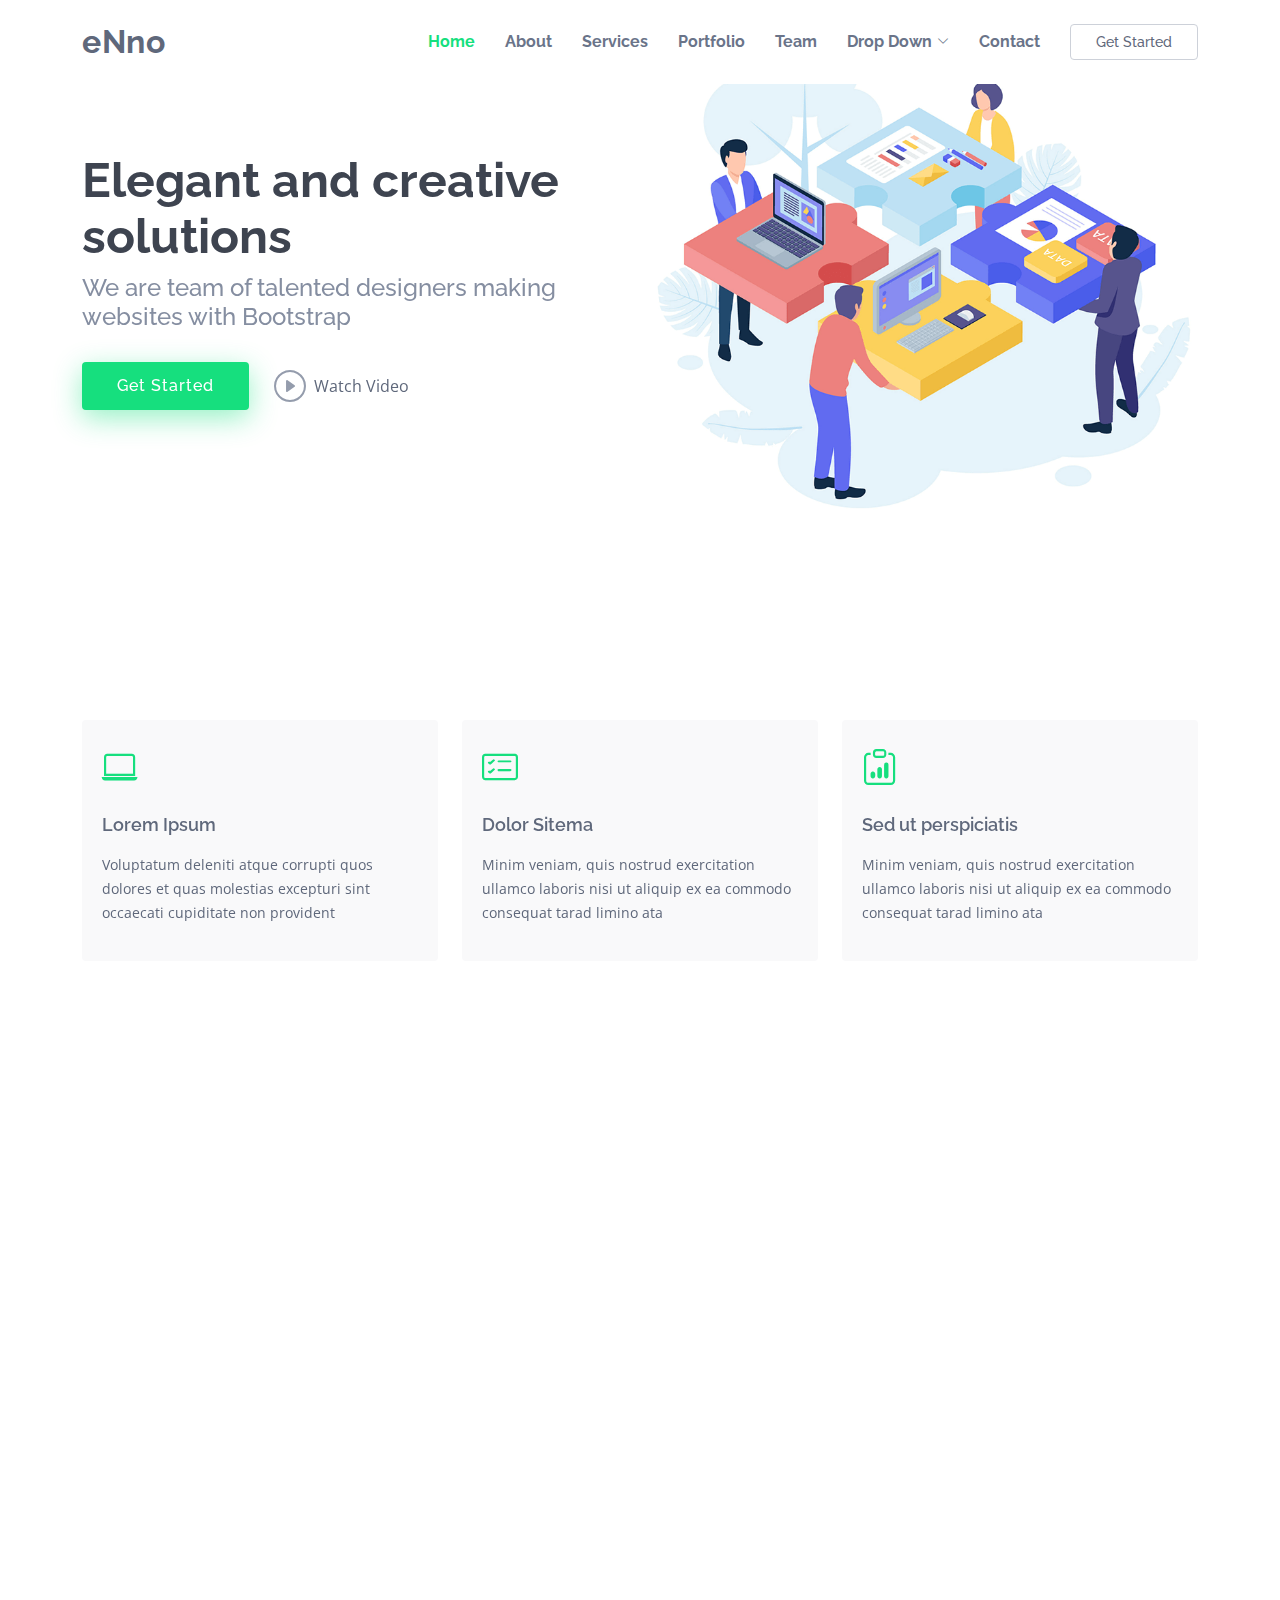
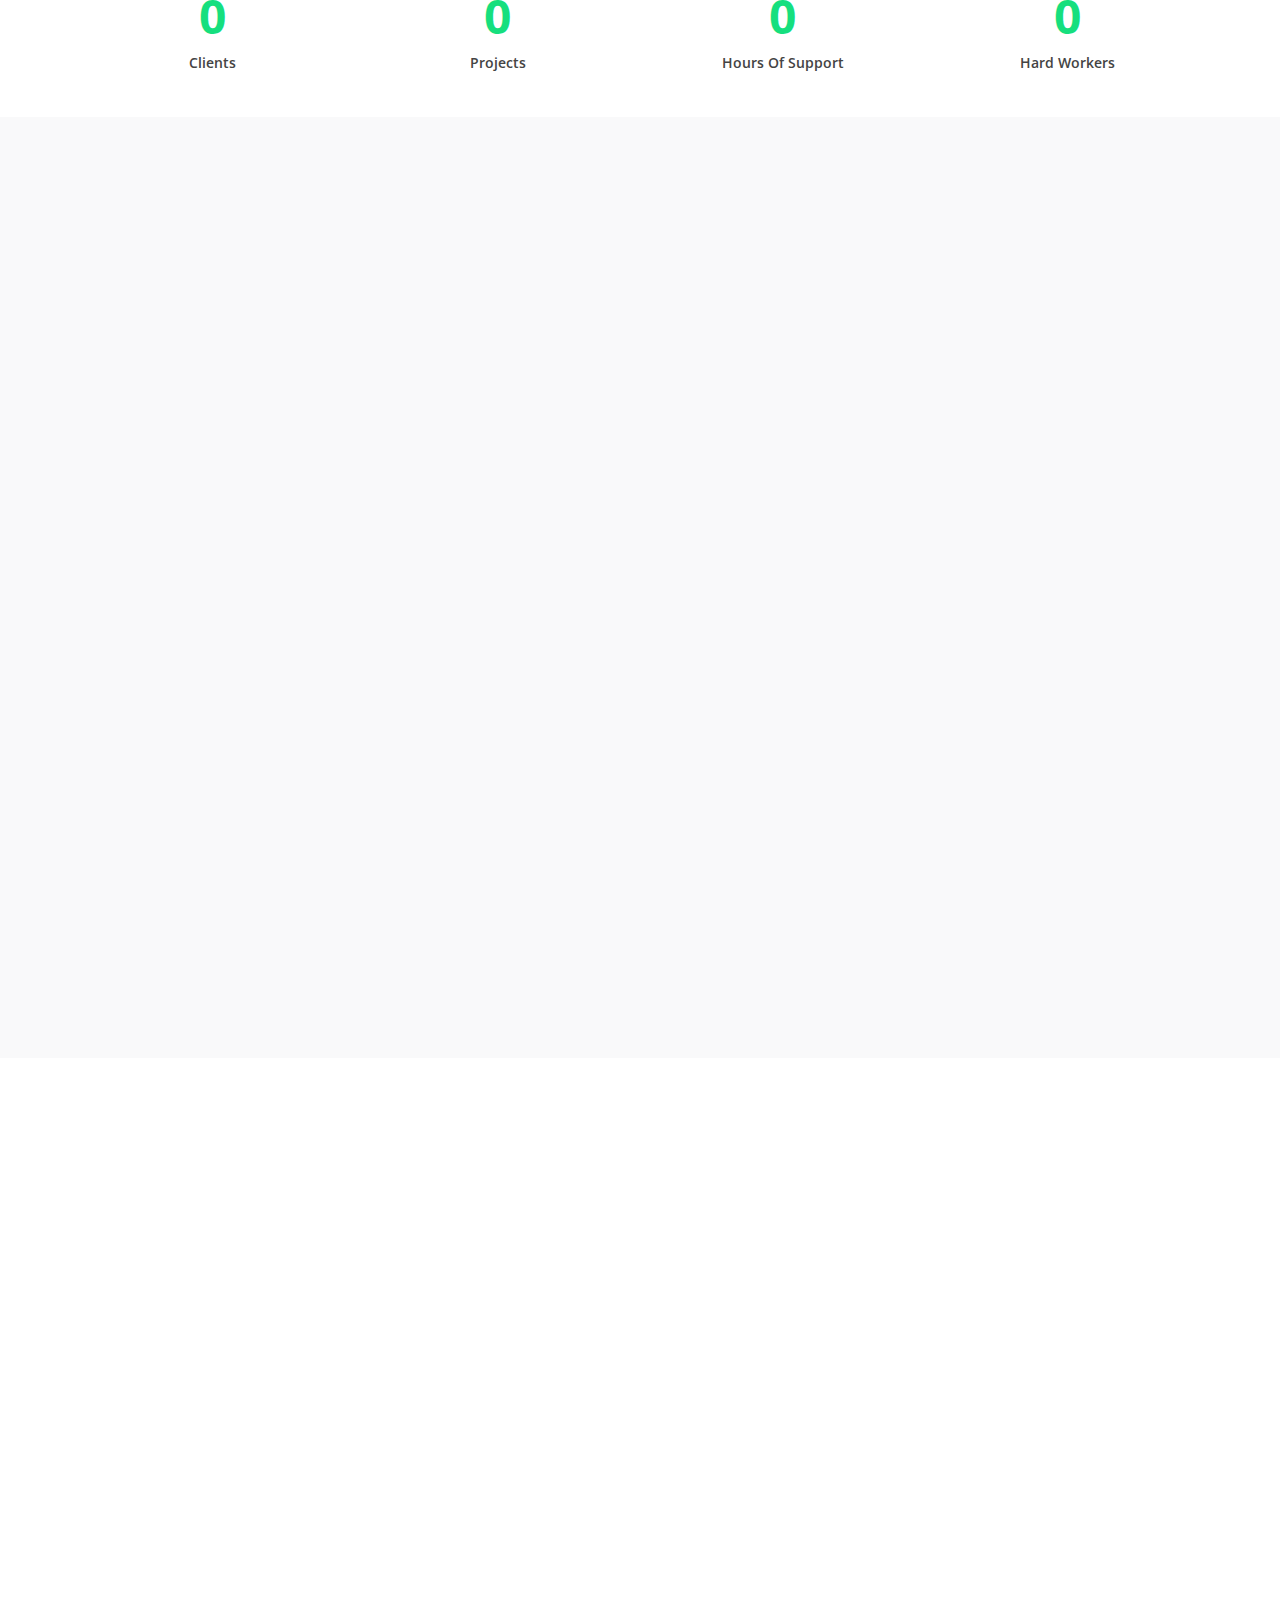
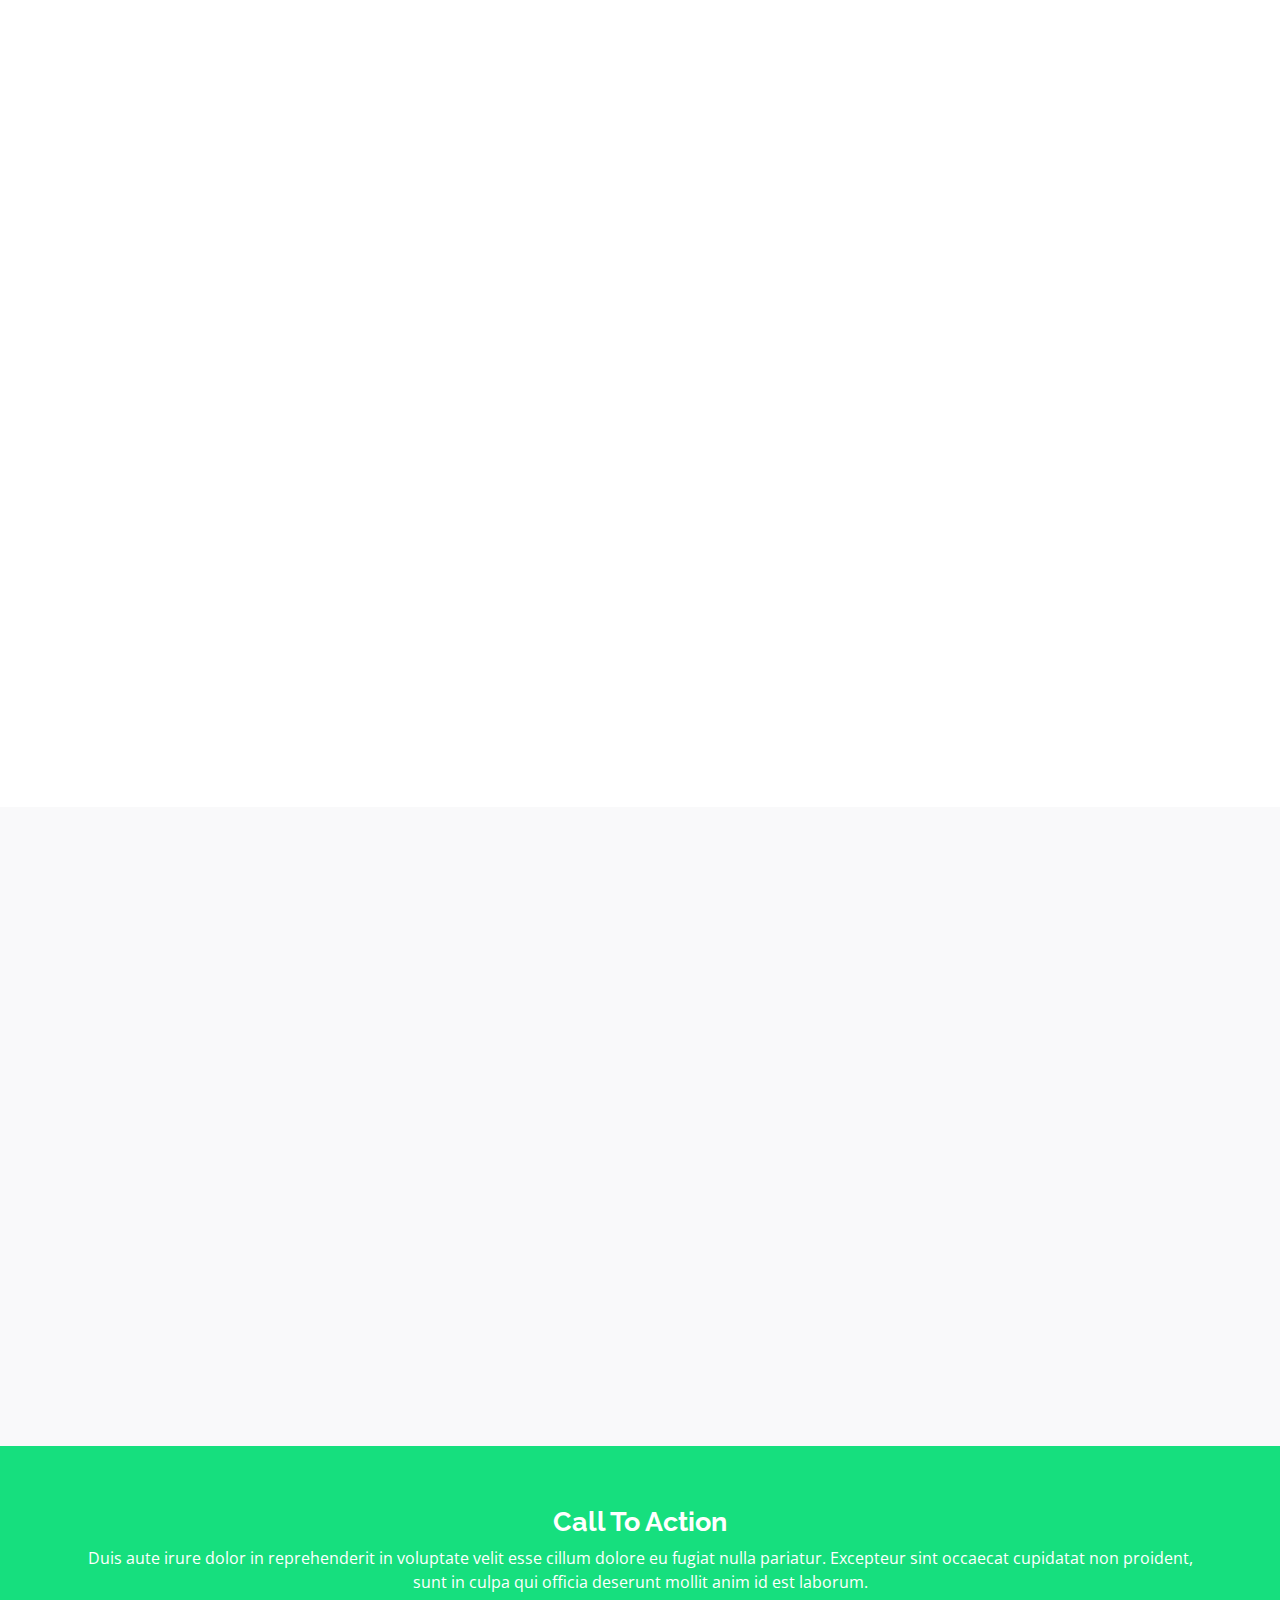
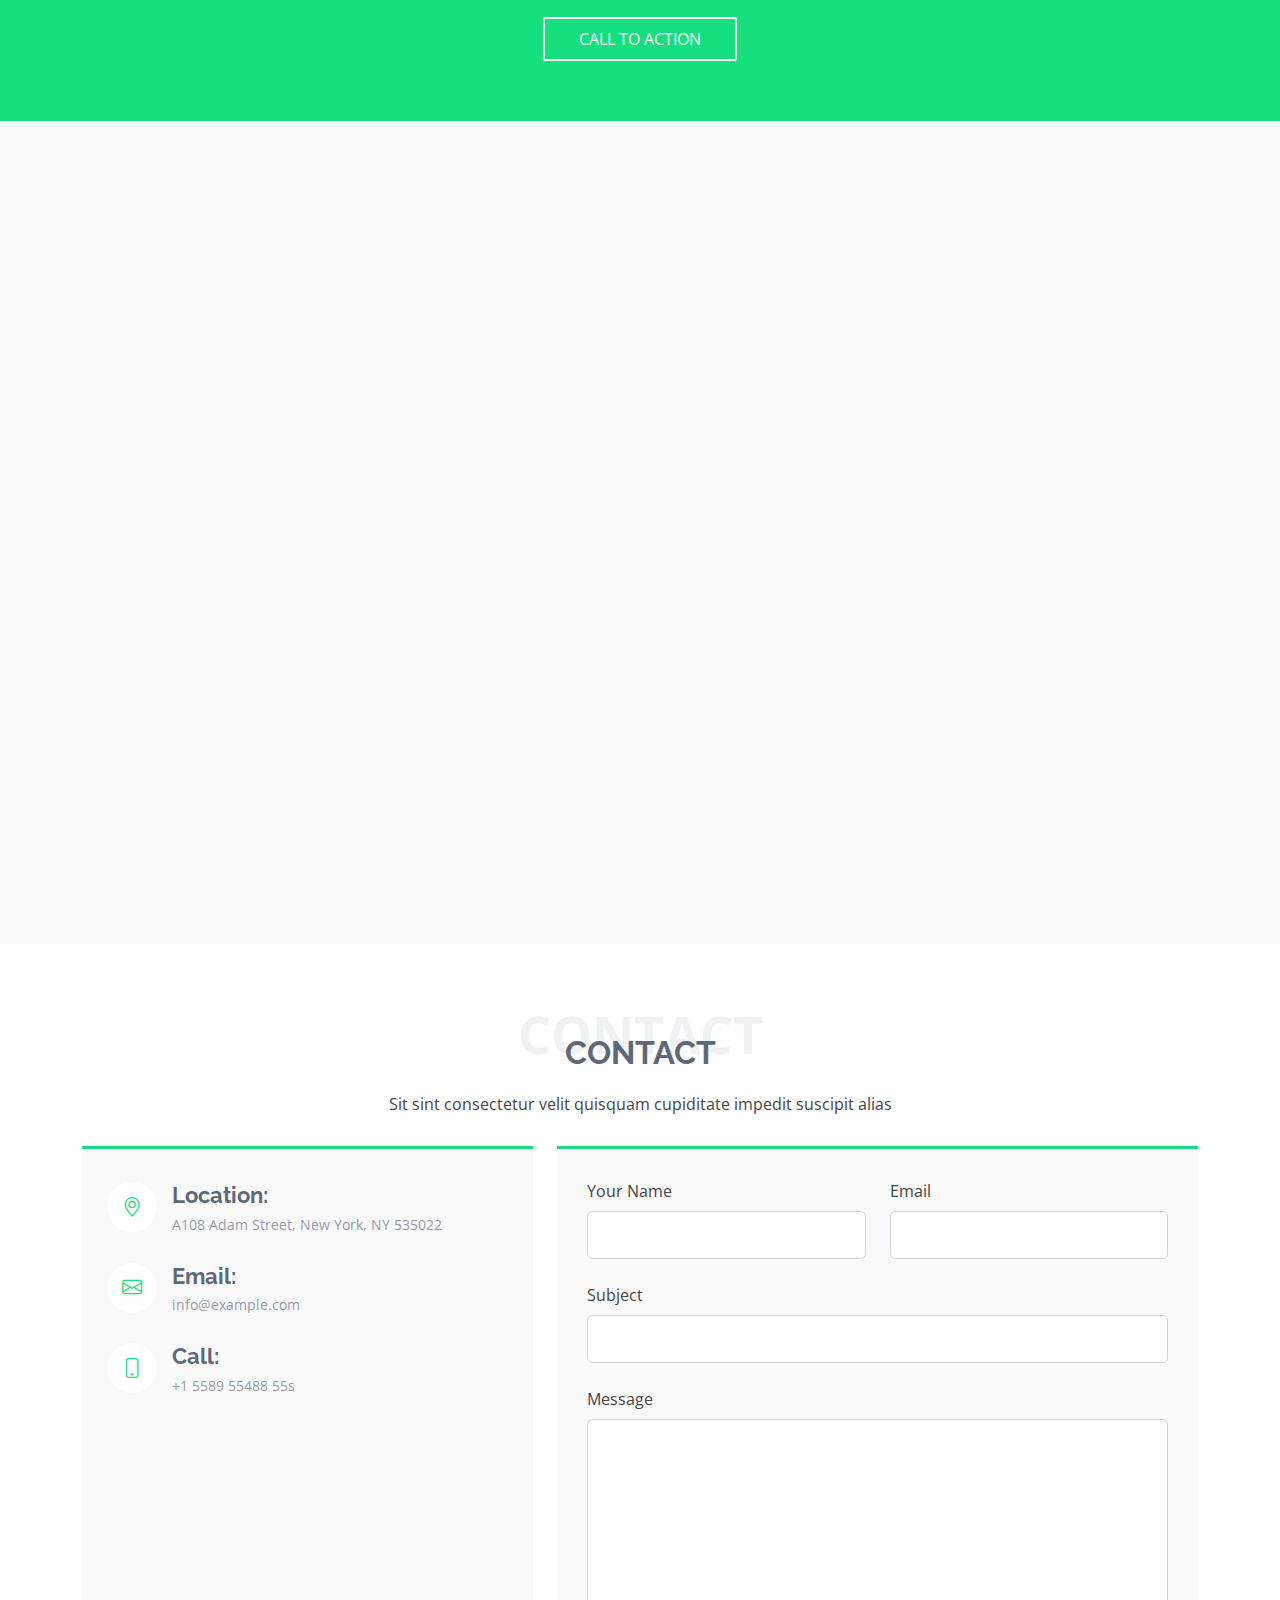
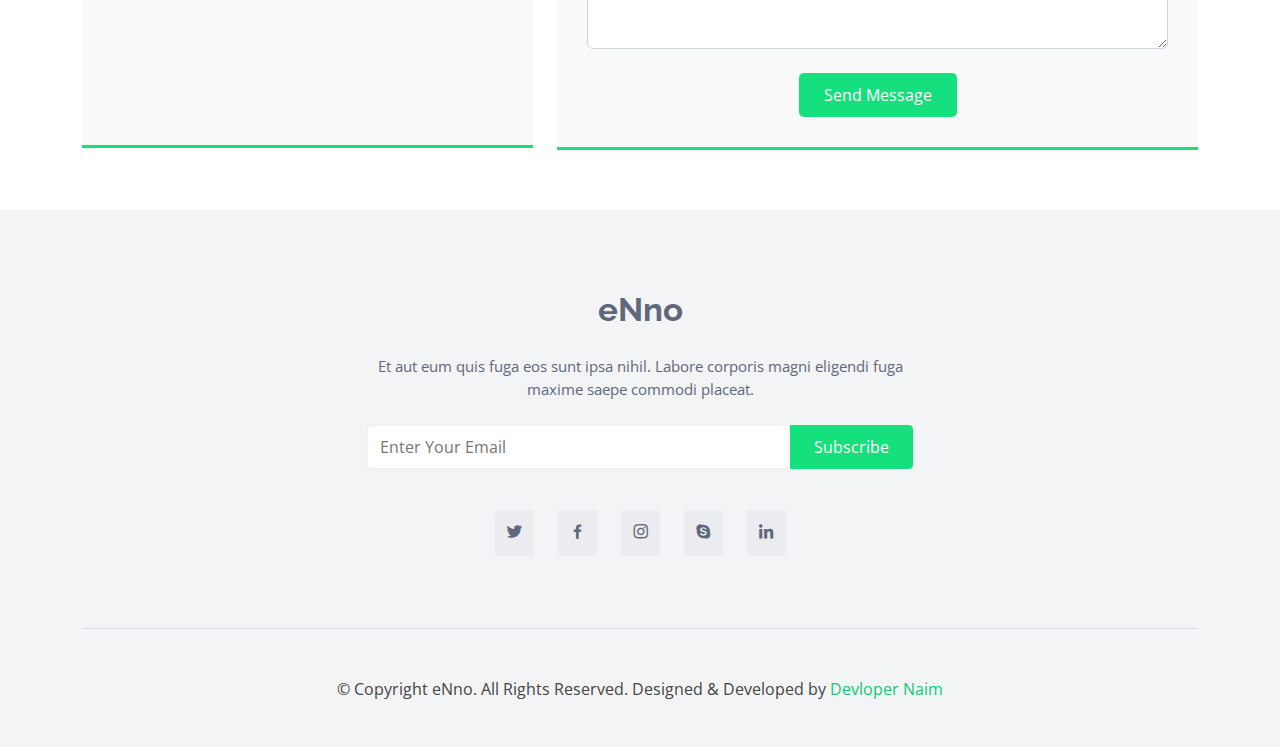
<file: index.html>
<!doctype html>
<html lang="en">
  <head>
    <!-- Required meta tags -->
    <meta charset="utf-8">
    <meta name="viewport" content="width=device-width, initial-scale=1">

    <!-- Bootstrap CSS -->
    <link rel="stylesheet" href="https://stackpath.bootstrapcdn.com/bootstrap/5.0.0-alpha1/css/bootstrap.min.css" integrity="sha384-r4NyP46KrjDleawBgD5tp8Y7UzmLA05oM1iAEQ17CSuDqnUK2+k9luXQOfXJCJ4I" crossorigin="anonymous">

    <title>enNo Bootstrap Template-index</title>
     <!-- Favicons -->
  <link href="assets/img/favicon.png" rel="icon">
  <link href="assets/img/apple-touch-icon.png" rel="apple-touch-icon">

  <!-- Google Fonts -->
  <link href="https://fonts.googleapis.com/css?family=Open+Sans:300,300i,400,400i,600,600i,700,700i|Raleway:300,300i,400,400i,500,500i,600,600i,700,700i|Poppins:300,300i,400,400i,500,500i,600,600i,700,700i" rel="stylesheet">

  <!-- Vendor CSS Files -->
  <link rel="stylesheet" href="assets/vendor/animate.css/animate.min.css">
  <link rel="stylesheet" href="assets/vendor/aos/aos.css">
  <link href="assets/vendor/bootstrap/css/bootstrap.min.css" rel="stylesheet">
  <link href="assets/vendor/bootstrap-icons/bootstrap-icons.css" rel="stylesheet">
  <link href="assets/vendor/boxicons/css/boxicons.min.css" rel="stylesheet">
  <link href="assets/vendor/glightbox/css/glightbox.min.css" rel="stylesheet">
  <link href="assets/vendor/swiper/swiper-bundle.min.css" rel="stylesheet">
<!-- responsive css file link -->
    <link rel="stylesheet" href="css/responsive.css">
  <!-- Main css file link -->
  <link rel="stylesheet" href="css/style.css">
  </head>
  <body>
    
    <header id="header" class="fixed-top">
      <div class="container d-flex justify-content-between align-items-center">
        <h1 class="logo"><a href="index.html">eNno</a></h1>
        <nav class="navbar" id="navbar">
          <ul>
            <li><a class="nav-link scrollto active" href="#hero">Home</a></li>
            <li><a class="nav-link scrollto " href="#about">About</a></li>
            <li><a class="nav-link scrollto " href="#services">Services</a></li>
            <li><a class="nav-link scrollto " href="#portfolio">Portfolio</a></li>
            <li><a class="nav-link scrollto " href="#team">Team</a></li>
            <li class="dropdown"><a href="#"><span>Drop Down</span> <i class="bi bi-chevron-down"></i></a>
              <ul>
                <li><a href="#">Drop Down 1</a></li>
                <li class="dropdown"><a href="#"><span>Deep Drop Down</span> <i class="bi bi-chevron-right"></i> </a>
                  <ul>
                    <li><a href="#">Deep Drop Down 1</a></li>
                    <li><a href="#">Deep Drop Down 2</a></li>
                    <li><a href="#">Deep Drop Down 3</a></li>
                    <li><a href="#">Deep Drop Down 4</a></li>
                  </ul>
                </li>
                <li><a href="#">Drop Down 2</a></li>
                <li><a href="#">Drop Down 3</a></li>
                <li><a href="#">Drop Down 4</a></li>
              </ul>
            </li>
            <li><a class="nav-link scrollto " href="#contact">Contact</a></li>
            <li><a class="getstarted scrollto " href="#">Get Started</a></li>
          </ul>
          <i class="bi bi-list mobile-nav-toggle"></i>
        </nav>
    </div>
 </header>
 <!-- ===== End Header Section ============ -->

 <!-- ===== Start Hero Section ============ -->
 <section class="hero" id="hero">
  <div class="container">
    <div class="row">
      <div class="col-lg-6 py-5 order-2 order-lg-1" data-aos="zoom-in"  data-aos-delay="100">
        <div class="hero-left">
          <h1>Elegant and creative solutions</h1>
          <h2>We are team of talented designers making websites with Bootstrap</h2>
          <div class="d-flex"> 
            <a class="btn-getstarted scrollto" href="#about">Get Started</a>
            <a class="glightbox btn-watch-video" href="video/Akcent_-_I_m_Sorry_(_Lyrics_)(240P).mp4"><i class="bi bi-play-circle"></i><span>Watch Video</span></a>
          </div>
        </div>
      </div>
      <div class="col-lg-6 order-1 order-lg-2">
        <div class="hero-right-image">
          <img class="img-fluid animated" src="assets/img/hero-img.png" alt="Hero image">
        </div>
      </div>
    </div>
  </div>
 </section>
 <!-- ===== End Hero Section ============ -->

 <main id="main">
  <!-- ===== Featured Section Start Here -->
 <section class="featured-section">
  <div class="container" data-aos="zoom-in" data-aos-delay="100">
    <div class="row">
      <div class="col-lg-4 col-md-6 mt-sm-4 mt-lg-0">
        <div class="featured-item">
          <div class="icon"><i class="bi bi-laptop"></i></div>
          <h4 class="title"><a href="#">Lorem Ipsum</a></h4>
          <p class="description">Voluptatum deleniti atque corrupti quos dolores et quas molestias excepturi sint occaecati cupiditate non provident</p>
        </div>
      </div>
      <div class="col-lg-4 col-md-6 mt-sm-4 mt-lg-0">
        <div class="featured-item">
          <div class="icon"><i class="bi bi-card-checklist"></i></div>
          <h4 class="title"><a href="#">Dolor Sitema</a></h4>
          <p class="description">Minim veniam, quis nostrud exercitation ullamco laboris nisi ut aliquip ex ea commodo consequat tarad limino ata</p>
        </div>
      </div>
      <div class="col-lg-4 col-md-6 mt-sm-4 mt-lg-0">
        <div class="featured-item">
          <div class="icon"><i class="bi bi-clipboard-data"></i></div>
          <h4 class="title"><a href="#">Sed ut perspiciatis</a></h4>
          <p class="description">Minim veniam, quis nostrud exercitation ullamco laboris nisi ut aliquip ex ea commodo consequat tarad limino ata</p>
        </div>
      </div>
    </div>
  </div>
 </section>
 <!-- ===== Featured Section End Here -->
 <!-- ====== About Section Start Here==== -->
 <section class="about-section" id="about">
  <div class="container" data-aos="fadef-up">
    <div class="row">
      <div class="col-lg-6" data-aos="fade-right">
        <div class="about-image"><img class="img-fluid" src="assets/img/about.png" alt="about image"></div>
      </div>
      <div class="col-lg-6 mt-md-5 mt-sm-5 mt-lg-0" data-aos="fade-left">
        <div class="about-right">
          <h3>Voluptatem dignissimos provident quasi corporis voluptates</h3>
          <p class="fst-italic">Lorem ipsum dolor sit amet, consectetur adipiscing elit, sed do eiusmod tempor incididunt ut labore et dolore magna aliqua.</p>
          <ul>
            <li><i class="bi bi-check-circle"></i> Ullamco laboris nisi ut aliquip ex ea commodo consequat</li>
            <li><i class="bi bi-check-circle"></i> Duis aute irure dolor in reprehenderit in voluptate velit</li>
            <li><i class="bi bi-check-circle"></i>  Ullamco laboris nisi ut aliquip ex ea commodo consequat. Duis aute irure dolor in reprehenderit in voluptate trideta storacalaperda</li>
            <li>Ullamco laboris nisi ut aliquip ex ea commodo consequat. Duis aute irure dolor in reprehenderit in voluptate velit esse cillum dolore eu fugiat nulla pariatur.</li>
            
          </ul>
        </div>
      </div>
    </div>
  </div>
 </section>
 <!-- ====== About Section Ends Here==== -->

 <!-- ====== Counter Section Start Here ====-->
 <section class="counter-section py-4">
  <div class="container">
    <div class="row text-center">
      <div class="col-lg-3 col-md-6">
        <div class="counter-item">
          <span class="purecounter" data-purecounter-start="0" data-purecounter-end="232" data-purecounter-duration="1"></span>
          <p>Clients</p>
        </div>
      </div>
      <div class="col-lg-3 col-md-6">
        <div class="counter-item">
          <span class="purecounter" data-purecounter-start="0" data-purecounter-end="521" data-purecounter-duration="1"></span>
          <p>Projects</p>
        </div>
      </div>
      <div class="col-lg-3 col-md-6">
        <div class="counter-item">
          <span class="purecounter" data-purecounter-start="0" data-purecounter-end="1463" data-purecounter-duration="1"></span>
          <p>Hours Of Support</p>
        </div>
      </div>
      <div class="col-lg-3 col-md-6">
        <div class="counter-item">
          <span class="purecounter" data-purecounter-start="0" data-purecounter-end="15" data-purecounter-duration="1"></span>
          <p>Hard Workers</p>
        </div>
      </div>
    </div>
  </div>
 </section>
 <!-- ====== Counter Section Start Here ====-->

 <!-- ====== Services Section Start Here ===== -->
 <section class="service-section section-bg" id="services">
  <div class="container" data-aos="fade-up" data-aos-delay="100">
    <div class="section-title">
      <span>services</span>
      <h2>services</h2>
      <p>Sit sint consectetur velit quisquam cupiditate impedit suscipit alias</p>
    </div>
    <div class="row" data-aos="zoom-in" data-aos-delay="100">
      <div class="col-lg-4 col-md-6">
        <div class="service-item">
          <div class="icon"><i class="bx bxl-dribbble"></i></div>
          <h4><a href="#">Lorem Ipsum</a></h4>
          <p>Voluptatum deleniti atque corrupti quos dolores et quas molestias excepturi</p>
        </div>
      </div>
      <div class="col-lg-4 col-md-6 mt-sm-4 mt-md-0 mt-lg-0">
        <div class="service-item">
          <div class="icon"><i class="bx bx-file"></i></div>
          <h4><a href="#">Sed ut perspiciatis</a></h4>
          <p>Duis aute irure dolor in reprehenderit in voluptate velit esse cillum dolore</p>
        </div>
      </div>
      <div class="col-lg-4 col-md-6 mt-sm-4 mt-lg-0">
        <div class="service-item">
          <div class="icon"><i class="bx bx-tachometer"></i></div>
          <h4><a href="#">Magni Dolores</a></h4>
          <p>Excepteur sint occaecat cupidatat non proident, sunt in culpa qui officia</p>
        </div>
      </div>
      <div class="col-lg-4 col-md-6 mt-4">
        <div class="service-item">
          <div class="icon"><i class="bx bx-world"></i></div>
          <h4><a href="#">Nemo Enim</a></h4>
          <p>At vero eos et accusamus et iusto odio dignissimos ducimus qui blanditiis</p>
        </div>
      </div>
      <div class="col-lg-4 col-md-6 mt-4">
        <div class="service-item">
          <div class="icon"><i class="bx bx-slideshow"></i></i></div>
          <h4><a href="#">Dele cardo</a></h4>
          <p>Quis consequatur saepe eligendi voluptatem consequatur dolor consequuntur</p>
        </div>
      </div>
      <div class="col-lg-4 col-md-6 mt-4">
        <div class="service-item">
          <div class="icon"><i class="bx bx-arch"></i></div>
          <h4><a href="#">Divera don</a></h4>
          <p>Modi nostrum vel laborum. Porro fugit error sit minus sapiente sit aspernatur</p>
        </div>
      </div>
    </div>
  </div>
 </section>
 <!-- ====== Services Section Ends Here ===== -->

 <!-- ======= Portfolio Section Start here ===== -->
 <section class="portfolio-section" id="portfolio">
  <div class="container" data-aos="fade-up" data-aos-delay="100">
    <div class="section-title">
      <span>PORTFOLIO</span>
      <h2>PORTFOLIO</h2>
      <p>Sit sint consectetur velit quisquam cupiditate impedit suscipit alias</p>
    </div>
    <div class="row">
      <div class="col-lg-4"></div>
      <div class="col-lg-4 sm-center">
        <ul class="nav nav-pills mb-3" id="pills-tab" role="tablist">
          <li class="nav-item">
            <a class="nav-link active" id="pills-all-tab" data-toggle="pill" href="#pills-all" role="tab" aria-controls="pills-all" aria-selected="true">ALL</a>
          </li>
          <li class="nav-item">
            <a class="nav-link" id="pills-app-tab" data-toggle="pill" href="#pills-app" role="tab" aria-controls="pills-app" aria-selected="false">APP</a>
          </li>
          <li class="nav-item">
            <a class="nav-link" id="pills-card-tab" data-toggle="pill" href="#pills-card" role="tab" aria-controls="pills-card" aria-selected="false">CARD</a>
          </li>
          <li class="nav-item">
            <a class="nav-link" id="pills-web-tab" data-toggle="pill" href="#pills-web" role="tab" aria-controls="pills-web" aria-selected="false">WEB</a>
          </li>
        </ul>
      </div>
      <div class="col-lg-4"></div>
      <!-- tabs item -->
      <div class="row">
        <div class="col-lg-12">
          <div class="tab-content" id="pills-tabContent">

            <div class="tab-pane fade show active" id="pills-all" role="tabpanel" aria-labelledby="pills-all-tab">

              <div class="portfolio-item-tabs" data-aos="zoom-in">
                <div class="row">
                  <div class="col-lg-4 col-md-6">
                    <div class="portfolio-img ">
                      <img class="img-fluid" src="assets/img/portfolio/portfolio-1.jpg" alt="portfolio image">
                      <div class="portflio-info">
                        <div class="portfolio-info-left">
                          <h4>App 1</h4>
                        <p>App</p>
                        </div>
                        <div class="portfolio-info-right">
                          <a class="portfolio-lightbox" href="assets/img/portfolio/portfolio-1.jpg" data-gallery="portfolioGallery" title="App 1"><i class="bx bx-plus"></i></a>
                          <a href="user-details.html" title="More Details"><i class="bx bx-link"></i></a>
                        </div>
                      </div>
                    </div>
                    <div class="portfolio-img mt-4 ">
                      <img class="img-fluid" src="assets/img/portfolio/portfolio-6.jpg" alt="portfolio image">
                      <div class="portflio-info">
                        <div class="portfolio-info-left">
                          <h4>App 3</h4>
                        <p>App</p>
                        </div>
                        <div class="portfolio-info-right">
                          <a class="portfolio-lightbox" href="assets/img/portfolio/portfolio-6.jpg" data-gallery="portfolioGallery" title="App 3"><i class="bx bx-plus"></i></a>
                          <a href="user-details.html" title="More Details"><i class="bx bx-link"></i></a>
                        </div>
                      </div>
                    </div>
                  </div>
                  <div class="col-lg-4 col-md-6 mt-sm-4 mt-md-0 mt-lg-0">
                    <div class="portfolio-img">
                      <img class="img-fluid" src="assets/img/portfolio/portfolio-2.jpg" alt="portfolio image">
                      <div class="portflio-info">
                        <div class="portfolio-info-left">
                          <h4>Web 1</h4>
                        <p>Web</p>
                        </div>
                        <div class="portfolio-info-right">
                          <a class="portfolio-lightbox" href="assets/img/portfolio/portfolio-2.jpg" data-gallery="portfolioGallery" title="Web 1"><i class="bx bx-plus"></i></a>
                          <a href="user-details.html" title="More Details"><i class="bx bx-link"></i></a>
                        </div>
                      </div>
                    </div>
                    <div class="portfolio-img mt-4">
                      <img class="img-fluid" src="assets/img/portfolio/portfolio-5.jpg" alt="portfolio image">
                      <div class="portflio-info">
                        <div class="portfolio-info-left">
                          <h4>Web 2</h4>
                        <p>Web</p>
                        </div>
                        <div class="portfolio-info-right">
                          <a class="portfolio-lightbox" href="assets/img/portfolio/portfolio-5.jpg" data-gallery="portfolioGallery" title="Web 2"><i class="bx bx-plus"></i></a>
                          <a href="user-details.html" title="More Details"><i class="bx bx-link"></i></a>
                        </div>
                      </div>
                    </div>
                    <div class="portfolio-img mt-4 ">
                      <img class="img-fluid" src="assets/img/portfolio/portfolio-9.jpg" alt="portfolio image">
                      <div class="portflio-info">
                        <div class="portfolio-info-left">
                          <h4>Web 3</h4>
                        <p>Web</p>
                        </div>
                        <div class="portfolio-info-right">
                          <a class="portfolio-lightbox" href="assets/img/portfolio/portfolio-9.jpg" data-gallery="portfolioGallery" title="Web 3"><i class="bx bx-plus"></i></a>
                          <a href="user-details.html" title="More Details"><i class="bx bx-link"></i></a>
                        </div>
                      </div>
                    </div>
                  </div>
                  <div class="col-lg-4 col-md-6 mt-sm-4 mt-lg-0">
                    <div class="portfolio-img ">
                      <img class="img-fluid" src="assets/img/portfolio/portfolio-3.jpg" alt="portfolio image">
                      <div class="portflio-info">
                        <div class="portfolio-info-left">
                          <h4>App 2</h4>
                        <p>App</p>
                        </div>
                        <div class="portfolio-info-right">
                          <a class="portfolio-lightbox" href="assets/img/portfolio/portfolio-3.jpg" data-gallery="portfolioGallery" title="App 2"><i class="bx bx-plus"></i></a>
                          <a href="user-details.html" title="More Details"><i class="bx bx-link"></i></a>
                        </div>
                      </div>
                    </div>
                    <div class="portfolio-img mt-4">
                      <img class="img-fluid" src="assets/img/portfolio/portfolio-4.jpg" alt="portfolio image">
                      <div class="portflio-info">
                        <div class="portfolio-info-left">
                          <h4>Card 2</h4>
                        <p>Card</p>
                        </div>
                        <div class="portfolio-info-right">
                          <a class="portfolio-lightbox" href="assets/img/portfolio/portfolio-4.jpg" data-gallery="portfolioGallery" title="Card 2"><i class="bx bx-plus"></i></a>
                          <a href="user-details.html" title="More Details"><i class="bx bx-link"></i></a>
                        </div>
                      </div>
                    </div>
                    <div class="portfolio-img mt-4">
                      <img class="img-fluid" src="assets/img/portfolio/portfolio-7.jpg" alt="portfolio image">
                      <div class="portflio-info">
                        <div class="portfolio-info-left">
                          <h4>Card 1</h4>
                        <p>Card</p>
                        </div>
                        <div class="portfolio-info-right">
                          <a class="portfolio-lightbox" href="assets/img/portfolio/portfolio-7.jpg" data-gallery="portfolioGallery" title="Card 1"><i class="bx bx-plus"></i></a>
                          <a href="user-details.html" title="More Details"><i class="bx bx-link"></i></a>
                        </div>
                      </div>
                    </div>
                    <div class="portfolio-img mt-4">
                      <img class="img-fluid" src="assets/img/portfolio/portfolio-8.jpg" alt="portfolio image">
                      <div class="portflio-info">
                        <div class="portfolio-info-left">
                          <h4>Card 3</h4>
                        <p>Card</p>
                        </div>
                        <div class="portfolio-info-right">
                          <a class="portfolio-lightbox" href="assets/img/portfolio/portfolio-8.jpg" data-gallery="portfolioGallery" title="Card 3"><i class="bx bx-plus"></i></a>
                          <a href="user-details.html" title="More Details"><i class="bx bx-link"></i></a>
                        </div>
                      </div>
                    </div>
                  </div>
                </div>
              </div>
            </div>

            <div class="tab-pane fade" id="pills-app" role="tabpanel" aria-labelledby="pills-app-tab">
              <div class="portfolio-item-tabs" data-aos="zoom-in">
                <div class="row">
                  <div class="col-lg-4">
                    <div class="portfolio-img">
                      <img class="img-fluid" src="assets/img/portfolio/portfolio-1.jpg" alt="portfolio image">
                      <div class="portflio-info">
                        <div class="portfolio-info-left">
                          <h4>App 1</h4>
                        <p>App</p>
                        </div>
                        <div class="portfolio-info-right">
                          <a class="portfolio-lightbox" href="assets/img/portfolio/portfolio-1.jpg" data-gallery="portfolioGallery" title="App 1"><i class="bx bx-plus"></i></a>
                          <a href="user-details.html" title="More Details"><i class="bx bx-link"></i></a>
                        </div>
                      </div>
                    </div>
                  </div>
                  <div class="col-lg-4">
                    <div class="portfolio-img">
                      <img class="img-fluid" src="assets/img/portfolio/portfolio-3.jpg" alt="portfolio image">
                      <div class="portflio-info">
                        <div class="portfolio-info-left">
                          <h4>App 2</h4>
                        <p>App</p>
                        </div>
                        <div class="portfolio-info-right">
                          <a class="portfolio-lightbox" href="assets/img/portfolio/portfolio-3.jpg" data-gallery="portfolioGallery" title="App 2"><i class="bx bx-plus"></i></a>
                          <a href="user-details.html" title="More Details"><i class="bx bx-link"></i></a>
                        </div>
                      </div>
                    </div>
                  </div>
                  <div class="col-lg-4">
                    <div class="portfolio-img mt-4">
                      <img class="img-fluid" src="assets/img/portfolio/portfolio-6.jpg" alt="portfolio image">
                      <div class="portflio-info">
                        <div class="portfolio-info-left">
                          <h4>App 3</h4>
                        <p>Web</p>
                        </div>
                        <div class="portfolio-info-right">
                          <a class="portfolio-lightbox" href="assets/img/portfolio/portfolio-6.jpg" data-gallery="portfolioGallery" title="App 3"><i class="bx bx-plus"></i></a>
                          <a href="user-details.html" title="More Details"><i class="bx bx-link"></i></a>
                        </div>
                      </div>
                    </div>
                  </div>
                </div>
              </div>
            </div>

            <div class="tab-pane fade" id="pills-card" role="tabpanel" aria-labelledby="pills-card-tab">
              <div class="portfolio-item-tabs" data-aos="zoom-in">
                <div class="row">
                  <div class="col-lg-4">
                    <div class="portfolio-img mt-4">
                      <img class="img-fluid" src="assets/img/portfolio/portfolio-4.jpg" alt="portfolio image">
                      <div class="portflio-info">
                        <div class="portfolio-info-left">
                          <h4>Card 2</h4>
                        <p>Card</p>
                        </div>
                        <div class="portfolio-info-right">
                          <a class="portfolio-lightbox" href="assets/img/portfolio/portfolio-4.jpg" data-gallery="portfolioGallery" title="Card 2"><i class="bx bx-plus"></i></a>
                          <a href="user-details.html" title="More Details"><i class="bx bx-link"></i></a>
                        </div>
                      </div>
                    </div>
                  </div>
                  <div class="col-lg-4">
                    <div class="portfolio-img mt-4">
                      <img class="img-fluid" src="assets/img/portfolio/portfolio-7.jpg" alt="portfolio image">
                      <div class="portflio-info">
                        <div class="portfolio-info-left">
                          <h4>Card 1</h4>
                        <p>Card</p>
                        </div>
                        <div class="portfolio-info-right">
                          <a class="portfolio-lightbox" href="assets/img/portfolio/portfolio-7.jpg" data-gallery="portfolioGallery" title="Card 1"><i class="bx bx-plus"></i></a>
                          <a href="user-details.html" title="More Details"><i class="bx bx-link"></i></a>
                        </div>
                      </div>
                    </div>
                  </div>
                  <div class="col-lg-4">
                    <div class="portfolio-img mt-4">
                      <img class="img-fluid" src="assets/img/portfolio/portfolio-8.jpg" alt="portfolio image">
                      <div class="portflio-info">
                        <div class="portfolio-info-left">
                          <h4>Card 3</h4>
                        <p>Card</p>
                        </div>
                        <div class="portfolio-info-right">
                          <a class="portfolio-lightbox" href="assets/img/portfolio/portfolio-8.jpg" data-gallery="portfolioGallery" title="Card 3"><i class="bx bx-plus"></i></a>
                          <a href="user-details.html" title="More Details"><i class="bx bx-link"></i></a>
                        </div>
                      </div>
                    </div>
                  </div>
                </div>
              </div>
            </div>

            <div class="tab-pane fade" id="pills-web" role="tabpanel" aria-labelledby="pills-web-tab">
              <div class="portfolio-item-tabs" data-aos="zoom-in" data-aos-delay="100">
                <div class="row">
                  <div class="col-lg-4 col-md-6">
                    <div class="portfolio-img mt-4">
                      <img class="img-fluid" src="assets/img/portfolio/portfolio-2.jpg" alt="portfolio image">
                      <div class="portflio-info">
                        <div class="portfolio-info-left">
                          <h4>Web 1</h4>
                        <p>Web</p>
                        </div>
                        <div class="portfolio-info-right">
                          <a class="portfolio-lightbox" href="assets/img/portfolio/portfolio-2.jpg" data-gallery="portfolioGallery" title="Web 1"><i class="bx bx-plus"></i></a>
                          <a href="user-details.html" title="More Details"><i class="bx bx-link"></i></a>
                        </div>
                      </div>
                    </div>
                  </div>
                  <div class="col-lg-4 col-md-6">
                    <div class="portfolio-img mt-4 ">
                      <img class="img-fluid" src="assets/img/portfolio/portfolio-5.jpg" alt="portfolio image">
                      <div class="portflio-info">
                        <div class="portfolio-info-left">
                          <h4>Web 2</h4>
                        <p>Web</p>
                        </div>
                        <div class="portfolio-info-right">
                          <a class="portfolio-lightbox" href="assets/img/portfolio/portfolio-5.jpg" data-gallery="portfolioGallery" title="Web 2"><i class="bx bx-plus"></i></a>
                          <a href="user-details.html" title="More Details"><i class="bx bx-link"></i></a>
                        </div>
                      </div>
                    </div>
                  </div>
                  <div class="col-lg-4 col-md-6">
                    <div class="portfolio-img mt-4">
                      <img class="img-fluid" src="assets/img/portfolio/portfolio-9.jpg" alt="portfolio image">
                      <div class="portflio-info">
                        <div class="portfolio-info-left">
                          <h4>Web 3</h4>
                        <p>Web</p>
                        </div>
                        <div class="portfolio-info-right">
                          <a class="portfolio-lightbox" href="assets/img/portfolio/portfolio-9.jpg" data-gallery="portfolioGallery" title="Web 3"><i class="bx bx-plus"></i></a>
                          <a href="user-details.html" title="More Details"><i class="bx bx-link"></i></a>
                        </div>
                      </div>
                    </div>
                  </div>
                </div>
              </div>
            </div>
            
          </div>
        </div>
      </div>
    </div>
  </div>
 </section>
 <!-- ======= Portfolio Section Start here ===== -->

 <!-- ====== Testmonial Section Start Here ======-->
 <section class="testmonial-section section-bg">
  <div class="container" data-aos="fade-up">
    <div class="section-title">
      <span>TESTIMONIALS</span>
      <h2>TESTIMONIALS</h2>
      <p>Sit sint consectetur velit quisquam cupiditate impedit suscipit alias</p>
    </div>
    <div class="row">
      <div class="col-lg-12">
        <div class="testimonials-slider swiper">
          <div class="swiper-wrapper">

            <div class="swiper-slide">
              <div class="testmonial-item">
                <p><i class="bx bxs-quote-alt-left quote-icon-left"></i>Proin iaculis purus consequat sem cure digni ssim donec porttitora entum suscipit rhoncus. Accusantium quam, ultricies eget id, aliquam eget nibh et. Maecen aliquam, risus at semper. <i class="bx bxs-quote-alt-right quote-icon-right"></i></p>
                <div class="testmonial-info">
                  <img class="img-fluid rounded-circle" src="assets/img/testimonials/testimonials-1.jpg" alt="Testmonal image">
                  <h3>Saul Goodman</h3>
                  <h4>Ceo &amp; Founder</h4>
                </div>
              </div>
            </div>
            <div class="swiper-slide">
              <div class="testmonial-item">
                <p><i class="bx bxs-quote-alt-left quote-icon-left"></i>Export tempor illum tamen malis malis eram quae irure esse labore quem cillum quid cillum eram malis quorum velit fore eram velit sunt aliqua noster fugiat irure amet legam anim culpa. <i class="bx bxs-quote-alt-right quote-icon-right"></i></p>
                <div class="testmonial-info">
                  <img class="img-fluid rounded-circle" src="assets/img/testimonials/testimonials-2.jpg" alt="Testmonal image">
                  <h3>Sara Wilsson</h3>
                  <h4>Designer</h4>
                </div>
              </div>
            </div>
            <div class="swiper-slide">
              <div class="testmonial-item">
                <p><i class="bx bxs-quote-alt-left quote-icon-left"></i>Enim nisi quem export duis labore cillum quae magna enim sint quorum nulla quem veniam duis minim tempor labore quem eram duis noster aute amet eram fore quis sint minim.<i class="bx bxs-quote-alt-right quote-icon-right"></i></p>
                <div class="testmonial-info">
                  <img class="img-fluid rounded-circle" src="assets/img/testimonials/testimonials-3.jpg" alt="Testmonal image">
                  <h3>Jena Karlis</h3>
                  <h4>Store Ownerr</h4>
                </div>
              </div>
            </div>
            <div class="swiper-slide">
              <div class="testmonial-item">
                <p><i class="bx bxs-quote-alt-left quote-icon-left"></i>Fugiat enim eram quae cillum dolore dolor amet nulla culpa multos export minim fugiat minim velit minim dolor enim duis veniam ipsum anim magna sunt elit fore quem dolore labore illum veniam.<i class="bx bxs-quote-alt-right quote-icon-right"></i></p>
                <div class="testmonial-info">
                  <img class="img-fluid rounded-circle" src="assets/img/testimonials/testimonials-4.jpg" alt="Testmonal image">
                  <h3>Matt Brandon</h3>
                  <h4>Freelancer</h4>
                </div>
              </div>
            </div>
            <div class="swiper-slide">
              <div class="testmonial-item">
                <p><i class="bx bxs-quote-alt-left quote-icon-left"></i> Quis quorum aliqua sint quem legam fore sunt eram irure aliqua veniam tempor noster veniam enim culpa labore duis sunt culpa nulla illum cillum fugiat legam esse veniam culpa fore nisi cillum quid.<i class="bx bxs-quote-alt-right quote-icon-right"></i></p>
                <div class="testmonial-info">
                  <img class="img-fluid rounded-circle" src="assets/img/testimonials/testimonials-5.jpg" alt="Testmonal image">
                  <h3>John Larson</h3>
                  <h4>Entrepreneur</h4>
                </div>
              </div>
            </div>
          </div>
          <div class="swiper-pagination"></div>
        </div>
      </div>
    </div>
  </div>
 </section>
 <!-- ====== Testmonial Section End Here ======-->

 <!-- ====== Call To Action Section Start Here ===== -->
 <section class="cta-section">
  <div class="container">
    <div class="row">
      <div class="col-lg-12">
        <div class="text-center">
          <h3>Call To Action</h3>
          <p>Duis aute irure dolor in reprehenderit in voluptate velit esse cillum dolore eu fugiat nulla pariatur. Excepteur sint occaecat cupidatat non proident, sunt in culpa qui officia deserunt mollit anim id est laborum.</p>
          <a href="#" class="cta-btn">call to action</a>
        </div>
      </div>
    </div>
  </div>
 </section>
 <!-- ====== Call To Action Section End Here ===== -->

 <!-- ====== Team Section Start Here ======== -->
 <section class="team-section section-bg" id = "team">
  <div class="container" data-aos="fade-up">
    <div class="section-title">
      <span>TEAM</span>
      <h2>TEAM</h2>
      <p>Sit sint consectetur velit quisquam cupiditate impedit suscipit alias</p>
    </div>
    <div class="row" data-aos="zoom-in">
      <div class="col-lg-4 col-md-6 mt-sm-4 mt-lg-0">
        <div class="team-item">
          <img class="img-fluid" src="assets/img/team/team-1.jpg" alt="Team 1">
          <div class="team-content text-center pt-3">
            <h4>Walter White</h4>
            <span>Chief Executive Officer</span>
            <p>Magni qui quod omnis unde et eos fuga et exercitationem. Odio veritatis perspiciatis quaerat qui aut aut aut</p>
            <ul>
              <li><a href="#"><i class="bi bi-twitter"></i></a></li>
              <li><a href="#"><i class="bi bi-facebook"></i></a></li>
              <li><a href="#"><i class="bi bi-instagram"></i></a></li>
              <li><a href="#"><i class="bi bi-linkedin"></i></a></li>
            </ul>
          </div>
        </div>
      </div>
      <div class="col-lg-4 col-md-6 mt-sm-4 mt-lg-0">
        <div class="team-item">
          <img class="img-fluid" src="assets/img/team/team-2.jpg" alt="Team 1">
          <div class="team-content text-center pt-3">
            <h4>Sarah Jhinson</h4>
            <span>Product Manager</span>
            <p>Repellat fugiat adipisci nemo illum nesciunt voluptas repellendus. In architecto rerum rerum temporibus</p>
            <ul>
              <li><a href="#"><i class="bi bi-twitter"></i></a></li>
              <li><a href="#"><i class="bi bi-facebook"></i></a></li>
              <li><a href="#"><i class="bi bi-instagram"></i></a></li>
              <li><a href="#"><i class="bi bi-linkedin"></i></a></li>
            </ul>
          </div>
        </div>
      </div>
      <div class="col-lg-4 col-md-6 mt-md-4 mt-sm-4 mt-lg-0">
        <div class="team-item">
          <img class="img-fluid" src="assets/img/team/team-3.jpg" alt="Team 1">
          <div class="team-content text-center pt-3">
            <h4>William Anderson</h4>
            <span>CTO</span>
            <p>Voluptas necessitatibus occaecati quia. Earum totam consequuntur qui porro et laborum toro des clara</p>
            <ul>
              <li><a href="#"><i class="bi bi-twitter"></i></a></li>
              <li><a href="#"><i class="bi bi-facebook"></i></a></li>
              <li><a href="#"><i class="bi bi-instagram"></i></a></li>
              <li><a href="#"><i class="bi bi-linkedin"></i></a></li>
            </ul>
          </div>
        </div>
      </div>
    </div>
  </div>
 </section>
 <!-- ====== Team Section Start Here ======== -->

 <!-- ====== Contact Section Start Here ====== -->
 <section class="contact-section" id = "contact">
  <div class="container">
    <div class="section-title">
      <span>Contact</span>
      <h2>Contact</h2>
      <p>Sit sint consectetur velit quisquam cupiditate impedit suscipit alias</p>
    </div>
    <div class="row">
      <div class="col-lg-5">
        <div class="contact-left section-bg">
          <div class="contact-lft-item clearfix">
            <div class="icon">
              <i class="bi bi-geo-alt"></i>
            </div>
            <div class="address">
              <h4>Location:</h4>
              <p>A108 Adam Street, New York, NY 535022</p>
            </div>
          </div>
          <div class="contact-lft-item mt-2 clearfix">
            <div class="icon">
              <i class="bi bi-envelope"></i>
            </div>
            <div class="address">
              <h4>Email:</h4>
              <p>info@example.com</p>
            </div>
          </div>
          <div class="contact-lft-item mt-2 clearfix">
            <div class="icon">
              <i class="bi bi-phone"></i>
            </div>
            <div class="address">
              <h4>Call:</h4>
              <p>+1 5589 55488 55s</p>
            </div>
          </div>
          <div class="contact-lft-item">
            <iframe src="https://www.google.com/maps/embed?pb=!1m14!1m8!1m3!1d12097.433213460943!2d-74.0062269!3d40.7101282!3m2!1i1024!2i768!4f13.1!3m3!1m2!1s0x0%3A0xb89d1fe6bc499443!2sDowntown+Conference+Center!5e0!3m2!1smk!2sbg!4v1539943755621" frameborder="0" style="border:0; width: 100%; height: 290px;" allowfullscreen></iframe>
          </div>
         </div>
      </div>
      <div class="col-lg-7 mt-sm-5 mt-lg-0">
        <div class="contact-right-form section-bg">
          <form action="#">
            <div class="row">
              <div class="col-lg-6">
                <label class="form-label" for="name">Your Name</label>
                <input class="form-control form-control-lg" required type="text" name="name" id="name">
              </div>
              <div class="col-lg-6">
                <label class="form-label" for="email">Email</label>
                <input class="form-control form-control-lg" required type="email" name="email" id="email">
              </div>
            </div>
            <label class="form-label mt-4" for="subject">Subject</label>
            <input class="form-control form-control-lg" required type="text" name="subject" id="subject">

            <label class="form-label mt-4" for="message">Message</label>
            <textarea class="form-control" name="message" id="message" required cols="30" rows="9"></textarea>
            <div class="contact-btn mt-4 text-center">
              <input type="submit" value="Send Message">
            </div>
          </form>
        </div>
      </div>
    </div>
  </div>
 </section>
 <!-- ====== Contact Section Start Here ====== -->
 </main>

 <!-- ====== Footer Area Start Here ========== -->
 <footer class="footer-area">
  <div class="container">
    <div class="footer-top">
      <div class="row">
        <div class="col-lg-3"></div>
        <div class="col-lg-6 text-center">
          <h3>eNno</h3>
          <p>Et aut eum quis fuga eos sunt ipsa nihil. Labore corporis magni eligendi fuga maxime saepe commodi placeat.</p>
          <form action="#">
            <input type="email" name="email" id="email" placeholder="Enter Your Email">
            <input type="submit" value="Subscribe">
          </form>
   
         <div class="social-link">
          <a href="#" class="twitter"><i class="bx bxl-twitter"></i></a>
          <a href="#" class="facebook"><i class="bx bxl-facebook"></i></a>
          <a href="#" class="instagram"><i class="bx bxl-instagram"></i></a>
          <a href="#" class="google-plus"><i class="bx bxl-skype"></i></a>
          <a href="#" class="google-plus"><i class="bx bxl-linkedin"></i></a>
         </div>
        </div>
        <div class="col-lg-3"></div>
      </div>
    </div>
    <div class="footer-bottom pt-5">
      <div class="row">
        <div class="col-lg-12 text-center ">
          <p>&copy; Copyright eNno. All Rights Reserved. Designed & Developed by <a href="www.github.com/dev-naim">Devloper Naim</p>
        </div>
        </div>
      </div>
    </div>
  </div>
 </footer>
 <!-- ====== Footer Area Start Here ========== -->
  <!-- proloder -->
  <div id="preloader"></div>
    <!-- Back to top button -->
    <a href="#" class="back-to-top d-flex align-items-center justify-content-center"><i class="bi bi-arrow-up-short"></i></a>
     <!-- Vendor JS Files -->
     <script src="assets/vendor/aos/aos.js"></script>
  <script src="assets/vendor/purecounter/purecounter_vanilla.js"></script>
  <script src="assets/vendor/bootstrap/js/bootstrap.bundle.min.js"></script>
  <script src="assets/vendor/glightbox/js/glightbox.min.js"></script>
  <script src="assets/vendor/isotope-layout/isotope.pkgd.min.js"></script>
  <script src="assets/vendor/swiper/swiper-bundle.min.js"></script>
  <script src="assets/vendor/php-email-form/validate.js"></script>
  <!-- Optional JavaScript -->
    <!-- Popper.js first, then Bootstrap JS -->
    <script src="https://cdn.jsdelivr.net/npm/popper.js@1.16.0/dist/umd/popper.min.js" integrity="sha384-Q6E9RHvbIyZFJoft+2mJbHaEWldlvI9IOYy5n3zV9zzTtmI3UksdQRVvoxMfooAo" crossorigin="anonymous"></script>
    <script src="https://stackpath.bootstrapcdn.com/bootstrap/5.0.0-alpha1/js/bootstrap.min.js" integrity="sha384-oesi62hOLfzrys4LxRF63OJCXdXDipiYWBnvTl9Y9/TRlw5xlKIEHpNyvvDShgf/" crossorigin="anonymous"></script>

  <!-- Main JS File Link -->
  <script src="assets/js/main.js"></script>
  </body>
</html>
</file>
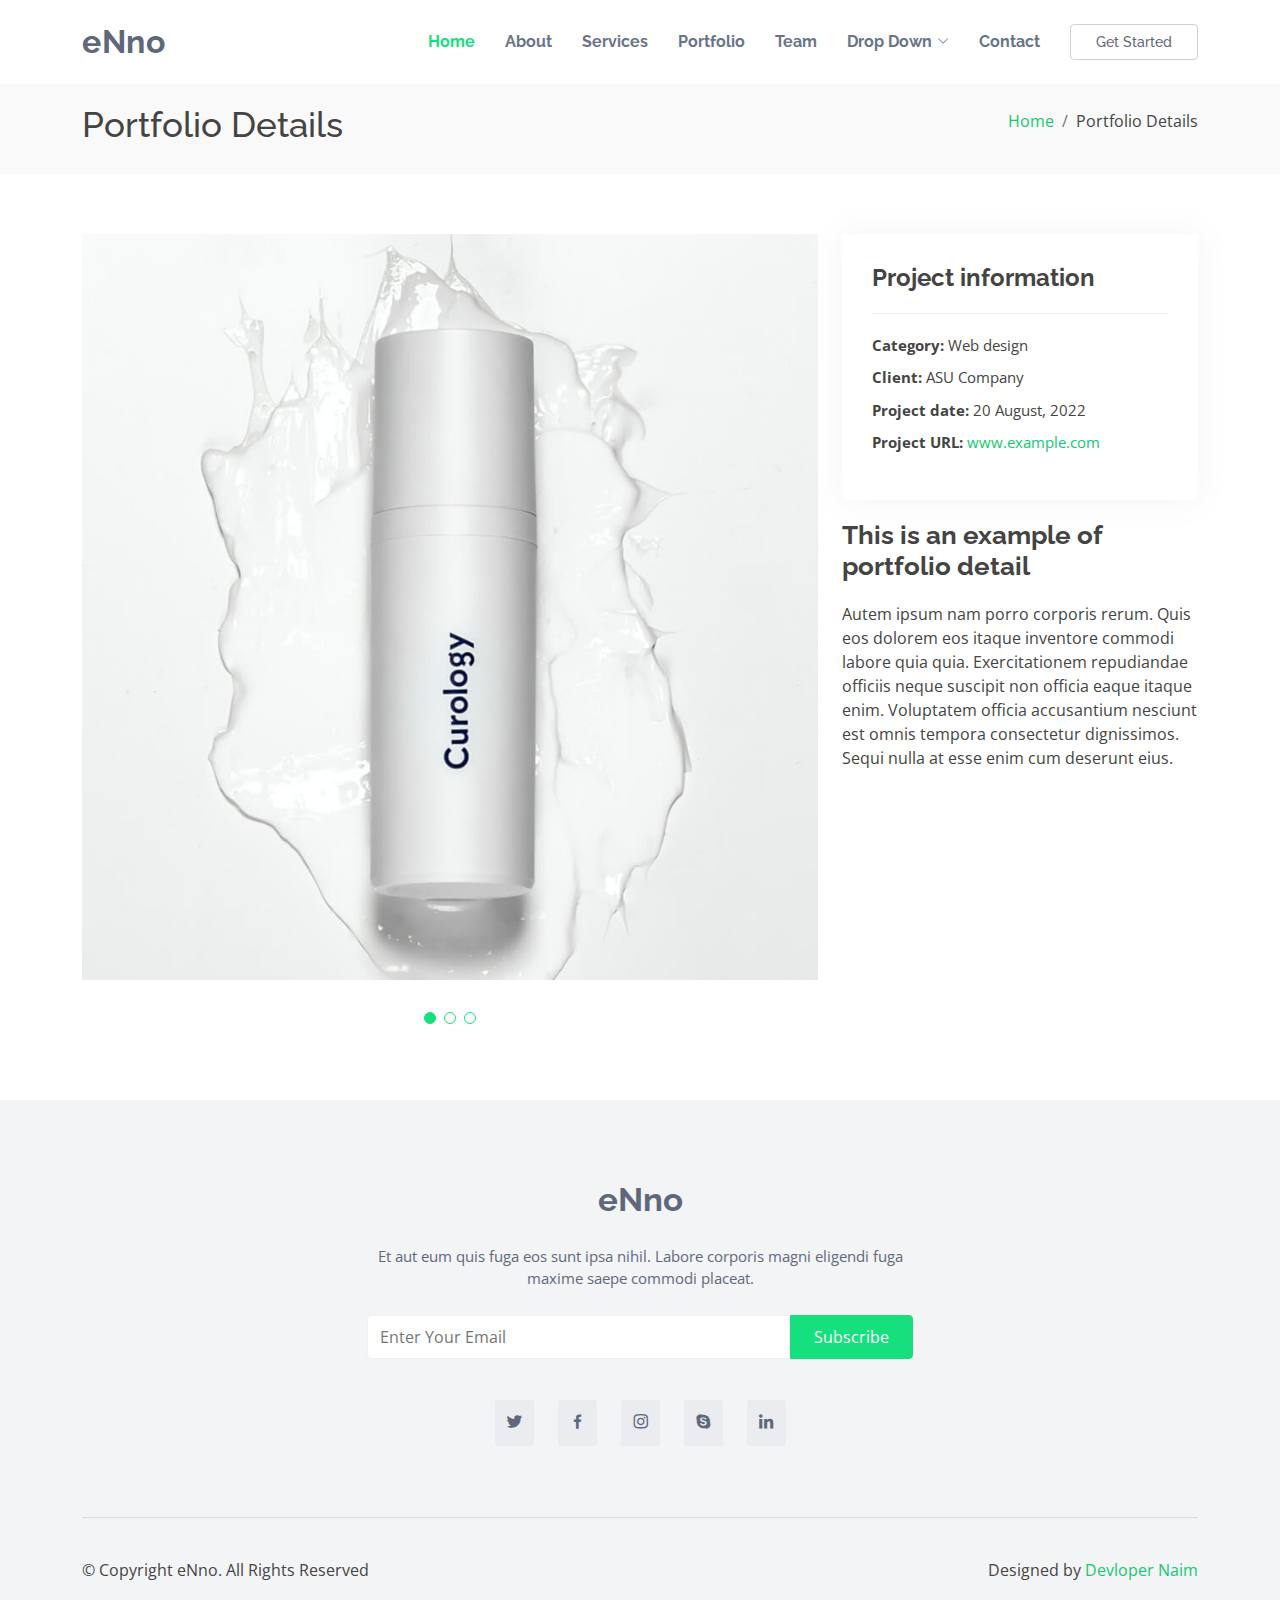
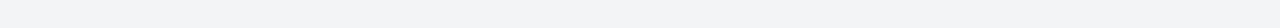
<file: user-details.html>
<!doctype html>
<html lang="en">
  <head>
    <!-- Required meta tags -->
    <meta charset="utf-8">
    <meta name="viewport" content="width=device-width, initial-scale=1">

    <link href="assets/img/favicon.png" rel="icon">
    <link href="assets/img/apple-touch-icon.png" rel="apple-touch-icon">
  
    <!-- Google Fonts -->
    <link href="https://fonts.googleapis.com/css?family=Open+Sans:300,300i,400,400i,600,600i,700,700i|Raleway:300,300i,400,400i,500,500i,600,600i,700,700i|Poppins:300,300i,400,400i,500,500i,600,600i,700,700i" rel="stylesheet">
  
    <!-- Vendor CSS Files -->
    <link href="assets/vendor/bootstrap/css/bootstrap.min.css" rel="stylesheet">
    <link href="assets/vendor/bootstrap-icons/bootstrap-icons.css" rel="stylesheet">
    <link href="assets/vendor/boxicons/css/boxicons.min.css" rel="stylesheet">
    <link href="assets/vendor/glightbox/css/glightbox.min.css" rel="stylesheet">
    <link href="assets/vendor/swiper/swiper-bundle.min.css" rel="stylesheet">
  
    <!-- Main css file link -->
    <link rel="stylesheet" href="css/style.css">
    <title>Portfolio-Details-enNo Bootstrap Template-index</title>
  </head>
  <body>
    <header id="header" class="fixed-top">
      <div class="container d-flex justify-content-between align-items-center">
        <h1 class="logo"><a href="index.html">eNno</a></h1>
        <nav class="navbar" id="navbar">
          <ul>
            <li><a class="nav-link scrollto active" href="index.html">Home</a></li>
            <li><a class="nav-link scrollto " href="#about">About</a></li>
            <li><a class="nav-link scrollto " href="#services">Services</a></li>
            <li><a class="nav-link scrollto " href="#portfolio">Portfolio</a></li>
            <li><a class="nav-link scrollto " href="#">Team</a></li>
            <li class="dropdown"><a href="#"><span>Drop Down</span> <i class="bi bi-chevron-down"></i></a>
              <ul>
                <li><a href="#">Drop Down 1</a></li>
                <li class="dropdown"><a href="#"><span>Deep Drop Down</span> <i class="bi bi-chevron-right"></i> </a>
                  <ul>
                    <li><a href="#">Deep Drop Down 1</a></li>
                    <li><a href="#">Deep Drop Down 2</a></li>
                    <li><a href="#">Deep Drop Down 3</a></li>
                    <li><a href="#">Deep Drop Down 4</a></li>
                  </ul>
                </li>
                <li><a href="#">Drop Down 2</a></li>
                <li><a href="#">Drop Down 3</a></li>
                <li><a href="#">Drop Down 4</a></li>
              </ul>
            </li>
            <li><a class="nav-link scrollto " href="#">Contact</a></li>
            <li><a class="getstarted scrollto " href="#">Get Started</a></li>
          </ul>
          <i class="bi bi-list mobile-nav-toggle"></i>
        </nav>
    </div>
 </header>
 <!-- ===== End Header Section ============ -->
<!-- ====== Bredcumb Section Start Here === -->
<section id="breadcrumbs" class="breadcrumbs-section section-bg">
  <div class="container">
    <div class="row  mt-4">
      <div class="d-flex justify-content-between align-items-center">
        <h2>Portfolio Details</h2>
        <ol class="breadcrumb">
          <li class="breadcrumb-item"><a href="index.html">Home</a></li>
          <li class="breadcrumb-item">Portfolio Details</li>
        </ol>  
      </div>
    </div>
  </div>
</section>
<!-- ====== Bredcumb Section End Here === -->

<!-- ====== Portfolio Details Section Start Here ===== -->
<section class="portfolio-details-section">
  <div class="container">
    <div class="row">
      <div class="col-lg-8">
        <div class="portfolio-details-slider swiper">
          <div class="swiper-wrapper align-items-center">
            <div class="swiper-slide">
              <img class="img-fluid" src="assets/img/portfolio/portfolio-1.jpg" alt="Portfolio Details image">
            </div>
            <div class="swiper-slide">
              <img class="img-fluid" src="assets/img/portfolio/portfolio-2.jpg" alt="Portfolio Details image">
            </div>
            <div class="swiper-slide">
              <img class="img-fluid" src="assets/img/portfolio/portfolio-3.jpg" alt="Portfolio Details image">
            </div>
          </div>
          <div class="swiper-pagination"></div>
        </div>
      </div>
      <div class="col-lg-4">
        <div class="project-info">
          <h3>Project information</h3>
          <ul>
            <li><strong>Category:</strong> Web design</li>
            <li><strong>Client:</strong> ASU Company</li>
            <li><strong>Project date:</strong> 20 August, 2022</li>
            <li><strong>Project URL:</strong> <a href="#">www.example.com</a></li>
          </ul>
        </div>
        <div class="project-description">
          <h2>This is an example of portfolio detail</h2>
          <p>Autem ipsum nam porro corporis rerum. Quis eos dolorem eos itaque inventore commodi labore quia quia. Exercitationem repudiandae officiis neque suscipit non officia eaque itaque enim. Voluptatem officia accusantium nesciunt est omnis tempora consectetur dignissimos. Sequi nulla at esse enim cum deserunt eius.</p>
        </div>
      </div>
    </div>
  </div>
</section>
<!-- ====== Portfolio Details Section End Here ===== -->

<!-- ====== Footer Area Start Here ========== -->
<footer class="footer-area">
  <div class="container">
    <div class="footer-top">
      <div class="row">
        <div class="col-lg-3"></div>
        <div class="col-lg-6 text-center">
          <h3>eNno</h3>
          <p>Et aut eum quis fuga eos sunt ipsa nihil. Labore corporis magni eligendi fuga maxime saepe commodi placeat.</p>
          <form action="#">
            <input type="email" name="email" id="email" placeholder="Enter Your Email">
            <input type="submit" value="Subscribe">
          </form>
   
         <div class="social-link">
          <a href="#" class="twitter"><i class="bx bxl-twitter"></i></a>
          <a href="#" class="facebook"><i class="bx bxl-facebook"></i></a>
          <a href="#" class="instagram"><i class="bx bxl-instagram"></i></a>
          <a href="#" class="google-plus"><i class="bx bxl-skype"></i></a>
          <a href="#" class="google-plus"><i class="bx bxl-linkedin"></i></a>
         </div>
        </div>
        <div class="col-lg-3"></div>
      </div>
    </div>
    <div class="footer-bottom">
      <div class="row">
        <div class="col-lg-9 text-md-center text-sm-center text-lg-start">
          <p>&copy; Copyright eNno. All Rights Reserved</p>
        </div>
        <div class="col-lg-3 text-end text-md-center text-sm-center text-lg-end">
          <p>Designed by <a href="#">Devloper Naim</a></p>
        </div>
      </div>
    </div>
  </div>
 </footer>
 <!-- ====== Footer Area Start Here ========== -->

    <!-- Back to top button -->
    <a href="#" class="back-to-top d-flex align-items-center justify-content-center"><i class="bi bi-arrow-up-short"></i></a>
     <!-- Vendor JS Files -->
  <script src="assets/vendor/purecounter/purecounter_vanilla.js"></script>
  <script src="assets/vendor/bootstrap/js/bootstrap.bundle.min.js"></script>
  <script src="assets/vendor/glightbox/js/glightbox.min.js"></script>
  <script src="assets/vendor/isotope-layout/isotope.pkgd.min.js"></script>
  <script src="assets/vendor/swiper/swiper-bundle.min.js"></script>
  <script src="assets/vendor/php-email-form/validate.js"></script>
  <!-- Optional JavaScript -->
    <!-- Popper.js first, then Bootstrap JS -->
    <script src="https://cdn.jsdelivr.net/npm/popper.js@1.16.0/dist/umd/popper.min.js" integrity="sha384-Q6E9RHvbIyZFJoft+2mJbHaEWldlvI9IOYy5n3zV9zzTtmI3UksdQRVvoxMfooAo" crossorigin="anonymous"></script>
    <script src="https://stackpath.bootstrapcdn.com/bootstrap/5.0.0-alpha1/js/bootstrap.min.js" integrity="sha384-oesi62hOLfzrys4LxRF63OJCXdXDipiYWBnvTl9Y9/TRlw5xlKIEHpNyvvDShgf/" crossorigin="anonymous"></script>

  <!-- Main JS File Link -->
  <script src="assets/js/main.js"></script>
  </body>
</html>
</file>
<file: css/responsive.css>
@media all and (max-width: 992px){
    .portfolio-section .row .sm-center {
        display: block;
        width: 100%;
        margin: 0 22%;

    }
   
    
}
@media all and (max-width: 575px){
    .featured-section .row .col-lg-4 {
        margin-top: 30px;
    }
    .about-section .row .col-lg-6:last-child {
        margin-top: 40px;
    }
    .service-section .row .col-lg-4 {
        margin-top: 30px;
    }
    .team-section .row .col-lg-4{
        margin-top: 30px;
    }
    
}
</file>
<file: css/style.css>
body {
  font-family: "Open Sans", sans-serif;
  color: #444444;
}

a {
  color: #14c871;
  text-decoration: none;
}

a:hover {
  color: #206bfb;
  text-decoration: none;
}

h1,
h2,
h3,
h4,
h5,
h6 {
  font-family: "Raleway", sans-serif;
}
/* ================================
 Preloader 
================================
*/
#preloader {
  position: fixed;
  top: 0;
  left: 0;
  right: 0;
  bottom: 0;
  z-index: 999;
  overflow: hidden;
  background: #fafafa;
}
#preloader::before {
  content: "";
  position: fixed;
  top: calc(50% - 30px);
  left: calc(50% - 30px);
  border: 5px solid #16df7e;
  border-top-color: #fff;
  border-bottom-color: #fff;
  border-radius: 50%;
  width:  60px;
  height: 60px;
  -webkit-animation: animate-preloader 1s linear infinite;
  animation: animate-preloader 1s linear infinite;
}

@-webkit-keyframes animate-preloader {
  0% {
    transform: rotate(0deg);
  }
  100% {
    transform: rotate(360deg);
  }
}
@keyframes animate-preloader {
  0% {
    transform: rotate(0deg);
  }
  100% {
    transform: rotate(360deg);
  }
}
/*--------------------------------------------------------------
# Disable aos animation delay on mobile devices
--------------------------------------------------------------*/
@media screen and (max-width: 768px) {
  [data-aos-delay] {
    transition-delay: 0 !important;
  }
}
/*--------------------------------------------------------------
# Back to top button
--------------------------------------------------------------*/
.back-to-top {
  position: fixed;
  visibility: hidden;
  opacity: 0;
  right: 15px;
  bottom: 15px;
  z-index: 996;
  background: #16df7e;
  width: 40px;
  height: 40px;
  border-radius: 4px;
  transition: all 0.4s;
}

.back-to-top i {
  font-size: 24px;
  color: #fff;
  line-height: 0;
}

.back-to-top:hover {
  background: #33eb92;
  color: #fff;
}

.back-to-top.active {
  visibility: visible;
  opacity: 1;
}

/*--------------------------------------------------------------
# Header
--------------------------------------------------------------*/
#header {
  background: #fff;
  transition: all 0.5s;
  z-index: 997;
  padding: 20px 0;
}

#header.header-scrolled { /*--- .header-scrolled ETi javascript theke asese*/
  box-shadow: 0px 2px 15px rgba(0, 0, 0, 0.1);
  padding: 12px 0;
}

#header .logo {
  font-size: 32px;
  margin: 0;
  padding: 0;
  line-height: 1;
  font-weight: 700;
  letter-spacing: 0.5px;
}

#header .logo a {
  color: #5f687b;
}

#header .logo img {
  max-height: 40px;
}

@media (max-width: 991px) {
  #header {
    padding: 12px 0;
  }
}
/*--------------------------------------------------------------
# Navigation Menu
--------------------------------------------------------------*/
/**
* Desktop Navigation 
*/
.navbar {
  padding: 0;
}

.navbar ul {
  margin: 0;
  padding: 0;
  display: flex;
  list-style: none;
  align-items: center;
}
.navbar li{
  position: relative;
}
.navbar a,
.navbar a:focus {
  display: flex;
  justify-content: space-between;
  padding: 10px 0 10px 30px;
  font-family: "Raleway", sans-serif;
  font-size: 16px;
  font-weight: 700;
  color: #6a7489;
  white-space: nowrap;
  transition: 0.3s;
}
.navbar a i,
.navbar a:focus i{
  display: inline-block;
  font-size: 12px;
  line-height: 0;
  margin-left: 5px;
  margin-top: 5px;
} /* dropdown arrow icon style*/

.navbar a:hover,
.navbar .active,
.navbar .active:focus,
.navbar li:hover> a{
  color: #16df7e;
}
.navbar .getstarted,
.navbar .getstarted:focus {
  padding: 10px 25px;
  border: 1px solid #cdd1d9;
  margin-left: 30px;
  border-radius: 4px;
  line-height: 1;
  color: #5f687b;
  font-size: 14px;
  font-weight: 500;
}
.navbar .getstarted:hover,
.navbar .getstarted:focus:hover {
  background: #206bfb;
  border-color: #206bfb;
  color: #fff;
}

/* drop down style  */
.navbar .dropdown ul{
  display: block;
  position: absolute;
  top:  calc(100% + 30px);
  left: 14px;
  margin: 0;
  perspective: 10px 0;
  background: #fff;
  box-shadow: 0px 0px 30px rgba(127, 137, 161, 0.25);
  border-radius: 4px;
  transition: all 0.3s;
  z-index: 99;
  visibility: hidden;
  opacity: 0;
}
.navbar .dropdown ul li {
  min-width: 200px;
}
.navbar .dropdown ul a {
  padding: 10px 20px;
  font-size: 15px;
  text-transform: none;
  font-weight: 600;

}
.navbar .dropdown ul a i{
  display: inline-block;
  font-size: 12px;
} 
.navbar .dropdown ul a:hover,
.navbar .dropdown ul .active:hover,
.navbar, .dropdown ul li:hover>a {
  color: #16df7e;
}
.navbar .dropdown:hover >ul {
  opacity: 1;
  visibility: visible;
  top: 100%;
}
.navbar .dropdown .dropdown ul{
  top: 0;
  left: calc(100% - 30px);
  visibility: hidden;
  opacity: 0;
}
.navbar .dropdown .dropdown:hover >ul{
  opacity: 1;
  visibility: visible;
  top: 0;
  left: 100%;
}
@media (max-width: 1366px) {
  .navbar .dropdown .dropdown ul {
    left: -90%;
  }
  .navbar .dropdown .dropdown:hover>ul {
    left: -100%;
  }
}

/* ===== Mobile Navigation  =========*/
.mobile-nav-toggle {
  color: #5f687b;
  font-size: 28px;
  cursor: pointer;
  display: none;
  line-height: 0;
  transition: 0.5s;
}
.mobile-nav-toggle.bi-x {
  color: #fff;
}
@media (max-width: 992px) {
  .mobile-nav-toggle {
    display: block;
  }
  .navbar ul{
    display: none;
  }
}
.navbar-mobile { /*-- Eti js class 3line er click er kaj*/
  position: fixed;
  overflow: hidden;
  right: 0;
  top: 0;
  left: 0;
  bottom: 0;
  background: rgba(73, 80, 94, 0.9);
  transition: 0.3s;
  z-index: 99;
}
.navbar-mobile .mobile-nav-toggle {
  position: absolute;
  top: 15px;
  right: 15px;
}
.navbar-mobile ul {
  display: block;
  position: absolute;
  top: 55px;
  right: 15px;
  bottom: 15px;
  left: 15px;
  background: #fff;
  border-radius: 10px;
  overflow-y: auto;
  transition: all 0.3s;
}
.navbar-mobile a,
.navbar-mobile:focus {
  padding: 10px 20px;
  font-size: 15px;
  color: #5f687b;
}
.navbar-mobile a:hover,
.navbar-mobile .active,
.navbar-mobile li:hover>a {
  color: #16df7e;
}
.navbar-mobile .getstarted,
.navbar-mobile .getstarted:focus {
  margin: 15px;
  padding: 10px 15px;
}

.navbar-mobile .dropdown ul {
  position: static;
  display: none;
  margin: 10px 20px;
  padding: 10px 0;
  z-index: 99;
  opacity: 1;
  visibility: visible;
  background: #fff;
  box-shadow: 0px 0px 30px rgba(127, 137, 161, 0.25);
}

.navbar-mobile .dropdown ul li {
  min-width: 200px;
}

.navbar-mobile .dropdown ul a {
  padding: 10px 20px;
}

.navbar-mobile .dropdown ul a i {
  font-size: 12px;
}

.navbar-mobile .dropdown ul a:hover,
.navbar-mobile .dropdown ul .active:hover,
.navbar-mobile .dropdown ul li:hover>a {
  color: #16df7e;
}

.navbar-mobile .dropdown>.dropdown-active {
  display: block;
}

/* ===== Hero Section Start Here ======= */
#hero {
  width: 100%;
  height: 80vh;
  background: #ffffff;
  
}
.hero .hero-left {
  padding-top: 44px;
}
.hero h1 {
  font-size: 48px;
  font-weight: 700;
  color: #3e4450;
  margin: 0;
  line-height: 56px;
}
.hero h2 {
  font-size: 24px;
  color: #858ea1;
  margin: 10px 0 30px 0;
}
.hero .btn-getstarted {
  font-family: "Raleway", sans-serif;
  font-weight: 500;
  font-size: 16px;
  letter-spacing: 1px;
  display: inline-block;
  padding: 12px 35px 0px 35px;
  border-radius: 4px;
  transition: 0.5s;
  color: #fff;
  background: #16df7e;
  box-shadow: 0 8px 28px rgb(22 223 126 / 45%);
}
.hero .btn-getstarted:hover {
   background: rgb(32, 107, 251);
   box-shadow: 0 8px 28px rgba(32, 107, 251, 0.45);
}
.hero .btn-watch-video {
  display: inline-block;
  color: #5f687b;
  margin-left: 25px;
  display: inline-flex;
  align-items: center;
  justify-content: center;
  transition: all 0.5s;
}
.hero .btn-watch-video i {
  display: inline-block;
  font-size: 32px;
  color: #949cac;
  margin-right: 8px;
  transition: all 0.2s;
}
.hero .btn-watch-video:hover i{
  color: #16df7e;
}
.hero .hero-right-image {
  position: relative;
}
.hero .hero-right-image img {
  position: absolute;
  top: -62px;
  right: 0;
}
.hero .animated {
  animation: up-down 1.5s ease-in-out infinite alternate-reverse both;
}

@-webkit-keyframes up-down {
  0% {
    transform: translateY(10px);
  }
  100% {
    transform: translate(-10px);
  }
}
@keyframes up-down {
  0% {
    transform: translateY(10px);
  }
  100% {
    transform: translateY(-10xpx);
  }
}

/* hero responsive */
@media (max-width: 992px) {
  #hero {
    height: 100vh;
  }
  .hero .animated {
    -webkit-animation: none;
    animation: none;
  }
  .hero .hero-right-image {
    text-align: center;
    position: static;
  }
  .hero .hero-right-image img{
    width: 50%;
    position: static;
    top: 0;
    right: 0;
  }

}

@media (max-width: 768px) {
  #hero {
    height: auto;
  }
  .hero h1 {
    font-size: 28px;
    line-height: 36px;
  }
  .hero h2 {
    font-size: 18px;
    line-height: 24px;
    margin-bottom: 30px;
}
.hero .hero-right-image img{
  width: 70%;
}
}
@media (max-width: 575px) {
  .hero .hero-right-image img {
    width: 80%;
  }
}
/* ===== Hero Section Ends Here ======= */

/* ===== Genarel Style Start Here ===== */
section {
  overflow: hidden;
  padding: 60px 0;
}
.section-bg {
  background: #f9f9fa;
}
.section-title {
  text-align: center;
  padding: 30px 0;
  position: relative;
}
.section-title h2 {
  font-size: 32px;
  font-weight: 700;
  text-transform: uppercase;
  margin-bottom: 20px;
  padding-bottom: 0;
  color: #5f687b;
  position: relative;
  z-index: 2;
}
.section-title span {
  position: absolute;
  top: 30px;
  color: #f0f1f3;
  left: 0;
  right: 0;
  z-index: 1;
  font-weight: 700;
  font-size: 52px;
  text-transform: uppercase;
  line-height: 0;
}
.section-title p{
  margin-bottom: 0;
  position: relative;
  z-index: 2;
}
@media (max-width: 575px) {
  .section-title h2 {
    font-size: 28px;
    margin-bottom: 15px;
  }

  .section-title span {
    font-size: 38px;
  }
}
* ul{
  list-style: none;
  padding: 0;
}
/* ===== Genarel Style end Here ===== */

/* ===== Featured Section Start Here ======= */
.featured-section {
  padding: 0;
  padding-bottom: 60px;
}
.featured-item {
  background: #F9F9FA;
  padding: 20px;
  border-radius: 4px;
}
.featured-item .icon i {
  display: inline-block;
  font-size: 36px;
  color: #16df7e;
}
.featured-item h4.title {
  margin: 15px 0;
}
.featured-item h4.title a{
  display: inline-block;
  font-size: 18px;
  color: #5f687b;
  font-weight: 600;

}
.featured-item p.description{
  line-height: 24px;
  color: #5f687b;
  font-size: 14px;
}
/* ===== Featured Section Ends Here ======= */

/* ===== About Section Start Here ========= */
.about-right h3 {
  font-size: 32px;
  font-weight: 700;
  color: #5f687b;
}
.about-right p.fst-italic {
  font-size: 16px;
}
.about-right ul li{
  margin-top: 20px;
}
.about-right ul li i {
  display: inline-block;
  font-size: 20px;
  color: #16df7e;
  margin-right: 5px;
}
/* ===== About Section Ends Here ========= */

/* ====== Counter  Section Start Here ======== */
.counter-item span {
  display: inline-block;
  color: #16df7e;
  font-size: 48px;
  font-weight: 700;
}
.counter-item p {
  font-size: 14px;
  padding: 0;
  margin-bottom: 20px;
  font-weight: 600;
}
/* ====== Counter Section  Start Here ======== */

/* ====== Service section start here ======== */
.service-item {
  background: #fff;
  padding: 80px 20px;
  border: 1px solid #fff;
  text-align: center;
}
.service-item .icon {
  display: inline-block;
  font-size: 35px;
  color: #16df7e;
}
.service-item h4 {
  margin: 13px 0;
}
.service-item h4 a {
  color: #5f687b;
  font-weight: 700;
  font-size: 23px;
  transition: all 0.3s;
}
.service-item p{
  font-size: 14px;
}
.service-item:hover h4 a {
  color: #16df7e;
}
/* ====== Service section start here ======== */

/* ====== Portfolio Section Start Here ======= */
/* tab pill customize */

.portfolio-section .nav-pills {
  --bs-nav-pills-border-radius: none;
  --bs-nav-pills-link-active-color: #16df7e;
  --bs-nav-pills-link-active-bg: none;
}
 .portfolio-section .nav {
  
  --bs-nav-link-font-weight: 700;
  --bs-nav-link-color: #444444;
  --bs-nav-link-hover-color: #16df7e;
  --bs-nav-link-disabled-color: #16df7e;
  font-size: 15px;
 
}

.portfolio-section ul{
margin-left: 100x;
}
.portfolio-img{
  position: relative;
}

.portflio-info {
  position: absolute;
  left: 20px;
  bottom: 0;
  padding: 10px 14px;
  width: 307px;
  background: rgba(255, 255, 255, 0.9);
  transition: all 0.3s ease-in-out;

  opacity: 0;
  visibility: hidden;
}
.portflio-info{
  display: flex;
  flex-direction: row;
  justify-content: space-between;
  align-items: center;
}
.portfolio-img:hover .portflio-info{
  visibility: visible;
  opacity: 1;
  bottom: 20px;
}
.portfolio-info-left h4 {
  font-size: 20px;
  font-weight: 700;
  margin: 0px;
}
.portfolio-info-left p {
  font-size: 15px;
  margin-top: 13px;
  margin-bottom: 0;
  color: #949cac;
}
.portfolio-info-right a {
  font-size: 27px;
  color: #206bfb;
  transition: all 0.2s;
}
.portfolio-info-right a:hover {
  font-size: 27px;
  color: #16df7e;
}

/* portfolio details Breadcrumbs start here */
.breadcrumbs-section {
  margin-top: 60px;
  padding: 20px;
}
.breadcrumbs-section h2 {
  font-size: 35px;
}
/* portfolio details Breadcrumbs End here */

.portfolio-details-section .swiper-pagination {
  margin-top: 36px;
  position: relative;
}
.portfolio-details-section .swiper-pagination .swiper-pagination-bullet {
  height: 12px;
  width: 12px;
  background-color: #fff;
  opacity: 1;
  border: 1px solid #16df7e;
}
.portfolio-details-section .swiper-pagination .swiper-pagination-bullet-active {
  background: #16df7e;
}

.portfolio-details-section .project-info {
  box-shadow: 0px 0 30px rgba(95, 104, 123, 0.08);
  padding: 30px;
}
.portfolio-details-section .project-info h3 {
  font-size: 24px;
  font-weight: bold;
  margin-bottom: 20px;
  padding-bottom: 20px;
  border-bottom: 1px solid #eee;
}
.portfolio-details-section .project-info ul li {
 margin-bottom: 10px;
 font-size: 15px;
}
.portfolio-details-section .project-description h2 {
  margin-top: 20px;
  font-weight: bold;
  font-size: 26px;
  margin-bottom: 20px;
}
/* ====== Portfolio Section End Here ======= */

/* ====== Testmonial Section Start Here ====== */
.testmonial-item p {
  background: #fff;
  padding: 20px;
  height: 215px;
  width: 340px;
  font-style: oblique;
  border-radius: 5px;
}
.testmonial-item p i{
  font-size: 26px;
  color: #e4e6ea;
  margin-right: 5px;
  
}
.testmonial-item p i:first-child{
  position: relative;
  bottom: 3px;
}
.testmonial-item p i:last-child{
  position: relative;
  top: 10px;
}
.testmonial-info img {
  width: 90px;
  border: 6px solid #fff;
  margin: -58px 0 0 40px;
}
.testmonial-info h3 {
  font-size: 18px;
  font-weight: bold;
  margin-top: 12px;
  margin: 10px 0 5px 45px;
}
.testmonial-info h4 {
  font-size: 14px;
  color: #999;
  margin: 0 0 0 44px;
}
.testmonial-section .swiper-pagination {
  margin-top: 36px;
  position: relative;
}
.testmonial-section .swiper-pagination .swiper-pagination-bullet {
  height: 12px;
  width: 12px;
  background-color: #fff;
  opacity: 1;
  border: 1px solid #16df7e;
}
.testmonial-section .swiper-pagination .swiper-pagination-bullet-active {
  background: #16df7e;
}

@media (max-width: 1200px) {
  .testmonial-item p {
    background: #fff;
    padding: 20px;
    height: 215px;
    width: 100%;
    font-style: oblique;
    border-radius: 5px;
  }
}
/* ====== Testmonial Section End Here ====== */

/* ======= Call To Action Section Start Here ==== */
.cta-section {
  background: #16df7e;
  color: #fff;
}
.cta-section h3 {
  font-size: 27px;
  font-weight: 700;
}
.cta-section .cta-btn {
  display: inline-block;
  margin-top: 7px;
  padding: 8px 34px;
  color: #fff;
  text-transform: uppercase;
  border: 2px solid #fff;
  border-radius: 2px;
  transition: all 0.4s;
}
.cta-section .cta-btn:hover {
 border-color: #206bfb;
 background: #206bfb;
}
/* ======= Call To Action Section Start Here ==== */

/* ======= Team Section Start Here ========= */
.team-item {
  background: #fff;
  padding: 25px 20px;
}
.team-content h4{
  font-size: 19px;
  font-weight: bold;
  margin-bottom: 0;
}
.team-content span{
  display: inline-block;
  font-size: 14px;
}
.team-content p{
  font-style: italic;
  font-size: 15px;
  color: #aaaaaa;
  margin-top: 8px;
}
.team-content ul {
  display: flex;
  justify-content: center;
  margin-bottom: 0;
}
.team-content ul li {
  padding: 5px;
  font-size: 20px;
  color: #aaaaaa;
}
.team-content ul li a {
  color: #aaaaaa;
  transition: all 0.3s;
}
.team-content ul li a:hover{
  color: #16df7e;
}
/* ======= Team Section Start Here ========= */

/* ========= Contact Section Start here ======== */
.contact-left {
  padding: 33px 25px;
  border-bottom: 3px solid #16df7e;
  border-top: 3px solid #16df7e;
}
.contact-lft-item .icon i{
  float: left;
  margin-right: 15px;
  height: 50px;
  width: 50px;
  line-height: 50px;
  text-align: center;
  background: #fff;
  color: #16df7e;
  font-size: 20px;
  border-radius: 50%;
  transition: all 0.3s;
}
.contact-lft-item:hover .icon i{
  background: #16df7e;
  color: #fff ;
}
.contact-lft-item h4 {
  font-size: 22px;
  font-weight: bold;
  margin-bottom: 5px;
  color: #5f687b;
}
.contact-lft-item p {
  font-size: 14px;
  color: #949cac;
  margin-bottom: 20px;
}

.contact-section .form-control-lg {
  min-height: calc(1.5em + 1rem + 2px);
  padding: .5rem 1rem;
  font-size: 1.25rem;
  border-radius: 5px;
}
.contact-section .form-control:focus {
  color: #212529;
  background-color: #fff;
  border-color: #16df7e;
  outline: 0;
  box-shadow: 0 0 0 .25rem rgba(22, 223, 126,0.25);
}
.contact-right-form {
  padding: 30px 30px;
  border-top: 3px solid #16df7e;
  border-bottom: 3px solid #16df7e;
}
.contact-right-form .contact-btn input {
  padding: 10px 25px;
  border-radius: 5px;
  color: #fff;
  background: #16df7e;
  border: none;
  transition: all 0.4s;
}
.contact-right-form .contact-btn input:hover {
  background: #206bfb;
}
/* ========= Contact Section End here ======== */

/* ======= Footer Area ========= */
.footer-area {
  background: #F3F4F6;
  padding: 80px 0;
  padding-bottom: 0;
}
.footer-top {
  padding-bottom: 80px;
  border-bottom: 1px solid #d9dce2;
}
.footer-top h3 {
  color: #5f687b;
  font-size: 33px;
  font-weight: bold;
}
.footer-top p {
  color: #5f687b;
  font-size: 15px;
  margin: 25px 0;
}
.footer-top form{
  position: relative;
}
.footer-top form input[type="email"] {
  padding: 9px 12px;
  width: 100%;
  border: none;
  border: 1px solid #f4efef;
  border-radius: 4px;
}
.footer-top form input[type="submit"] {
  position: absolute;
  top: 0;
  right: 0;
  padding: 9px 23px;
  border: none;
  border-radius: 0 4px 4px 0;
  background: #16df7e;
  border: 1px solid #16df7e;
  color: #fff;
  transition: all 0.4s ease-in-out;
}
.footer-top form input[type="submit"]:hover {
  background: #206bfb;
  color: #fff;
}
.footer-top .social-link {
  margin-top: 50px;
}
.footer-top .social-link a{
  margin: 10px;
  background: #eaecef;
  color: #5f687b;
  padding: 10px;
  font-size: 19px;
  border-radius: 3px;
  transition: all 0.3s;
}
.footer-top .social-link a:hover {
  background: #16df7e;
  color: #fff;
}
.footer-bottom {
  padding-top: 40px;
  padding-bottom: 30px;
}


/* ======= Footer Area ========= */
</file>
